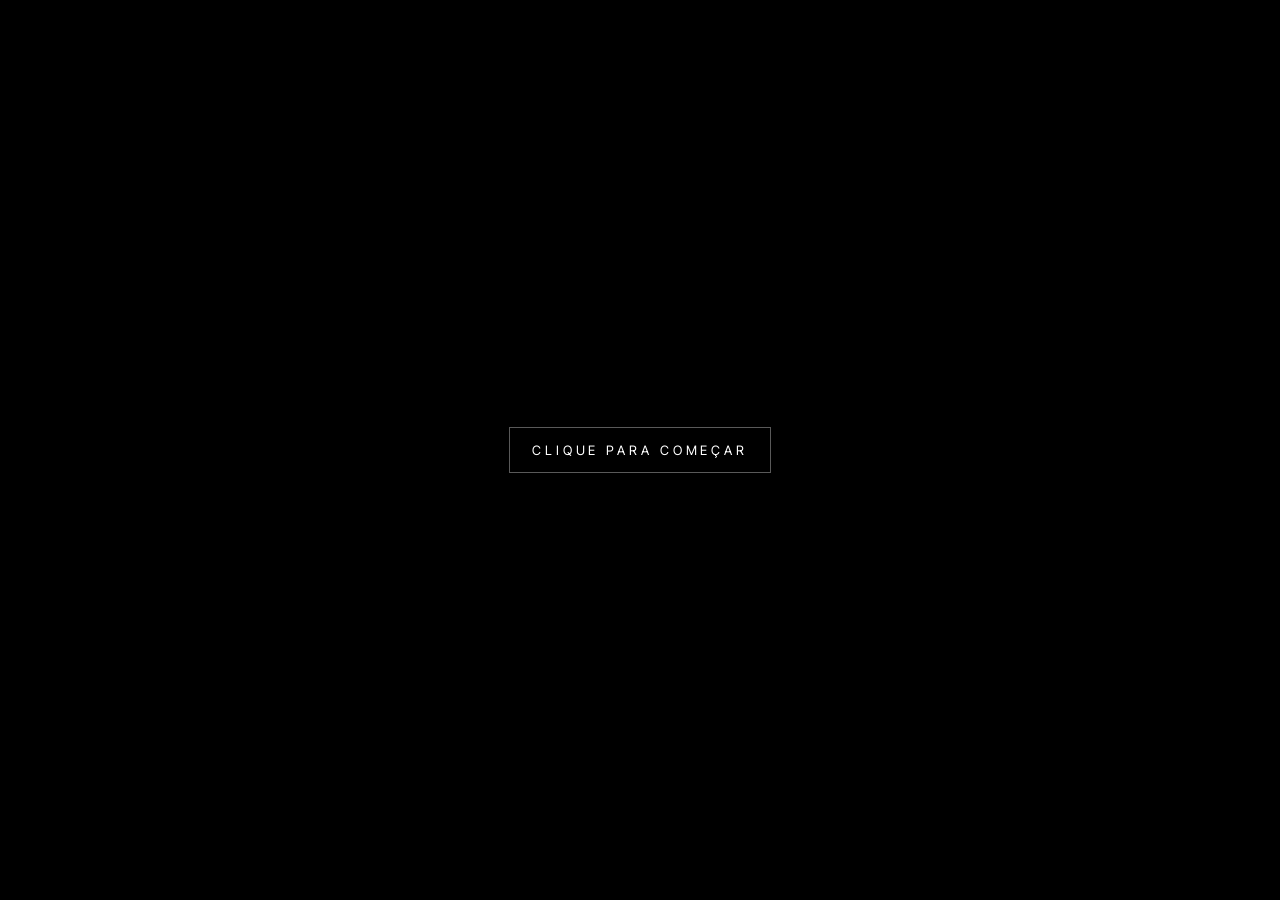
<file: index.html>
<!doctype html>
<html lang="pt-BR">
<head>
<meta charset="utf-8">
<meta name="viewport" content="width=device-width, initial-scale=1">
<title>Desinteligência Humana</title>
<meta name="description" content="A falta de inteligência devido à Inteligência Artificial — trabalho de IHC, Engenharia de Software, Univille.">
<link rel="preload" href="assets/fonts/Marcellus.woff2" as="font" type="font/woff2" crossorigin>
<link rel="preload" href="assets/fonts/InterTight-var.woff2" as="font" type="font/woff2" crossorigin>
<link rel="stylesheet" href="style.css">
</head>
<body class="modo-parede">

<!-- Parede preta da abertura, empurrada pelo robô -->
<div id="parede">
  <svg class="robo" viewBox="0 0 330 400" aria-hidden="true">
    <defs>
      <pattern id="pontos" width="7" height="7" patternUnits="userSpaceOnUse" patternTransform="rotate(45)">
        <rect width="7" height="7" fill="#e6e6e6"/><circle cx="3.5" cy="3.5" r="1.6" fill="#8d8d8d"/>
      </pattern>
    </defs>

    <!-- pernas e braços são posicionados quadro a quadro pelo app.js (ciclo de caminhada) -->
    <g class="perna" id="perna-tras">
      <path class="contorno"/><path class="miolo cinza"/>
      <path class="peca pe" d="M-18 -9 H26 a15 15 0 0 1 15 15 V12 H-18 Z"/>
    </g>

    <g id="corpo">
      <g class="braco" id="braco-tras">
        <path class="contorno"/><path class="miolo cinza"/>
      </g>
      <rect class="peca" x="300" y="126" width="22" height="40" rx="8"/>

      <g id="tronco" transform="rotate(14 170 255)">
        <rect class="peca" x="132" y="238" width="76" height="28" rx="10"/>
        <rect class="peca" x="122" y="126" width="104" height="122" rx="22" fill="url(#pontos)"/>
        <rect class="peca" x="140" y="148" width="60" height="46" rx="8"/>
        <circle class="luz" cx="158" cy="171" r="8"/>
        <path class="traco" d="M176 162 h14 M176 171 h14 M176 180 h14"/>
        <rect class="peca" x="160" y="110" width="28" height="22"/>
        <g id="antena">
          <line class="traco" x1="168" y1="40" x2="160" y2="14"/>
          <circle class="luz" cx="159" cy="11" r="8"/>
        </g>
        <rect class="peca" x="136" y="38" width="96" height="78" rx="20"/>
        <circle class="peca" cx="150" cy="78" r="10" fill="url(#pontos)"/>
        <rect x="184" y="55" width="44" height="36" rx="9" fill="#1e1e1e"/>
        <rect class="olho" x="207" y="68" width="14" height="6" rx="3"/>
        <path class="traco" d="M196 100 q12 6 24 0"/>
      </g>

      <g class="braco" id="braco-frente">
        <path class="contorno"/><path class="miolo"/>
      </g>
      <rect class="peca" x="304" y="146" width="22" height="42" rx="8"/>

      <path class="esforco" d="M112 44 l-16 -10 M106 64 l-20 -2 M120 26 l-8 -14"/>
    </g>

    <g class="perna" id="perna-frente">
      <path class="contorno"/><path class="miolo"/>
      <path class="peca pe" d="M-18 -9 H26 a15 15 0 0 1 15 15 V12 H-18 Z"/>
    </g>
  </svg>

  <button class="convite" type="button">Clique para começar</button>
</div>

<!-- Abertura -->
<section id="hero" aria-label="Capa">
  <p class="hero-alunos"><span>Alunos</span>Arthur, Henrique Leal, Henrique Miguel, Nicolas, Thiago W.</p>
  <div class="hero-titulo">
    <p>A falta de inteligência devido à</p>
    <h1>Inteligência<br>Artificial</h1>
  </div>
  <p class="hero-curso"><span>Curso</span>Engenharia de Software — Univille</p>
  <p class="hero-dica">Clique ou pressione →</p>
</section>

<!-- Palco com a pilha de cartões -->
<main id="palco">
  <header id="topo">
    <div class="marca"><b>IA×IHC®</b><small>univille · 2026</small></div>
    <div class="topo-item"><span>Disciplina</span>Interação Humano-Computador</div>
    <div class="topo-item"><span>Grupo</span>Arthur · Henrique L. · Henrique M. · Nicolas · Thiago W.</div>
  </header>

  <aside id="esquerda">
    <p class="rotulo">Seções</p>
    <ul id="secoes">
      <li data-secao="Introdução">Introdução</li>
      <li data-secao="CSD’s">CSD’s</li>
      <li data-secao="Problemas">Problemas</li>
      <li data-secao="Público-alvo">Público-alvo</li>
      <li data-secao="Entrevista">Entrevista</li>
      <li data-secao="Conclusão">Conclusão</li>
    </ul>
    <dl id="detalhes"></dl>
    <div id="numero"><p class="rotulo">Slide</p><strong>02</strong><span>/14</span></div>
  </aside>

  <div id="pilha">
    <div id="tela" aria-hidden="true"></div>
    <!-- Engrenagens: <path data-eng="dentes,raio externo,raio interno,furo"> é desenhada pelo pecas.js -->

    <!-- 02 · Sumário -->
    <article class="cartao" data-secao="Introdução" data-categoria="Visão geral" data-titulo="Sumário"
      data-desc="O caminho da apresentação, da introdução à conclusão."
      data-detalhes="Tema|IA nos estudos;Seções|6" data-cores="#1e1e1e,#ff4a4a,#bdbdbd">
      <div class="conteudo c-ilustra-dir">
        <div class="texto">
          <p class="c-rotulo">Painel 00 — Visão geral</p>
          <h2>Sumário</h2>
          <ol class="sumario">
            <li data-goto="3"><span class="porca">01</span>Introdução</li>
            <li data-goto="4"><span class="porca">02</span>CSD’s</li>
            <li data-goto="5"><span class="porca">03</span>Lista de problemas</li>
            <li data-goto="7"><span class="porca">04</span>Público-alvo</li>
            <li data-goto="9"><span class="porca">05</span>Entrevista</li>
            <li data-goto="13"><span class="porca">06</span>Conclusão</li>
          </ol>
        </div>
        <div class="ilustra">
          <svg class="desenho" viewBox="0 0 600 620" aria-hidden="true">
            <g transform="translate(140 170)"><path class="eng gira" data-eng="14,112,94,28" style="--v:32s"/></g>
            <g transform="translate(470 420)"><path class="eng gira anti vermelha" data-eng="10,82,66,20" style="--v:22.8s"/></g>
            <path class="peca" d="M140 560 Q300 470 460 560 L480 620 H120 Z" fill="url(#pontos)"/>
            <rect class="peca" x="255" y="430" width="90" height="70"/>
            <line class="traco grosso" x1="300" y1="200" x2="300" y2="140"/>
            <circle class="luz" cx="300" cy="128" r="18"/>
            <circle class="peca" cx="150" cy="320" r="28" fill="url(#pontos)"/>
            <circle class="peca" cx="450" cy="320" r="28" fill="url(#pontos)"/>
            <rect class="peca" x="150" y="200" width="300" height="240" rx="50"/>
            <rect x="190" y="252" width="220" height="112" rx="28" fill="#1e1e1e"/>
            <rect class="olho" x="238" y="296" width="44" height="16" rx="8"/>
            <rect class="olho" x="318" y="296" width="44" height="16" rx="8"/>
            <path class="traco" d="M240 394 h120 M240 412 h120"/>
            <circle class="rebite" cx="178" cy="228" r="7"/><circle class="rebite" cx="422" cy="228" r="7"/>
            <circle class="rebite" cx="178" cy="412" r="7"/><circle class="rebite" cx="422" cy="412" r="7"/>
          </svg>
        </div>
      </div>
    </article>

    <!-- 03 · Introdução -->
    <article class="cartao" data-secao="Introdução" data-categoria="01 — Introdução" data-titulo="Introdução"
      data-desc="Por que o uso exagerado da IA preocupa: a perda de capacidades cognitivas."
      data-detalhes="Seção|01 Introdução;Foco|Capacidades cognitivas" data-cores="#ff4a4a,#1e1e1e,#e6e6e6">
      <div class="conteudo c-ilustra-esq">
        <div class="ilustra">
          <svg class="desenho" viewBox="0 0 600 620" aria-hidden="true">
            <path class="peca grossa" d="M170 560 L170 470 C115 440 92 385 92 320 C92 200 185 112 300 112 C415 112 490 195 490 300 C490 330 485 350 478 366 L512 412 C518 422 512 432 500 434 L478 436 L480 476 C480 498 462 510 440 508 L392 500 L390 560"/>
            <g transform="translate(262 292)"><path class="eng gira" data-eng="12,80,65,18" fill="url(#pontos)" style="--v:24s"/></g>
            <g transform="translate(378 230)"><path class="eng gira anti vermelha" data-eng="9,54,43,13" style="--v:18s"/></g>
            <g transform="translate(352 376)"><path class="eng gira anti" data-eng="8,46,36,11" style="--v:16s"/></g>
            <g class="bateria" transform="translate(470 96)">
              <rect class="peca" width="96" height="44" rx="8"/>
              <rect class="peca" x="96" y="13" width="10" height="18" rx="3"/>
              <rect x="10" y="10" width="20" height="24" rx="3" fill="#ff4a4a"/>
              <path class="traco fino" d="M40 10 v24 M64 10 v24" stroke-dasharray="4 5"/>
            </g>
            <path class="traco" d="M520 172 l10 16 M548 168 l-4 18"/>
          </svg>
        </div>
        <div class="texto">
          <p class="c-rotulo">Painel 01 — Introdução</p>
          <h2>Introdução</h2>
          <p class="grande">Escolhemos o tema referente ao uso recorrente da inteligência artificial, que está fazendo os usuários diminuírem suas capacidades cognitivas em decorrência do uso exagerado da própria IA.</p>
        </div>
      </div>
    </article>

    <!-- 04 · CSD's -->
    <article class="cartao" data-secao="CSD’s" data-categoria="02 — Matriz CSD" data-titulo="CSD’s"
      data-desc="Certezas, suposições e dúvidas que guiaram a pesquisa."
      data-detalhes="Seção|02 CSD’s;Ferramenta|Matriz CSD" data-cores="#ff4a4a,#1e1e1e,#bdbdbd">
      <div class="conteudo">
        <p class="c-rotulo">Painel 02 — Certezas, suposições e dúvidas</p>
        <div class="colunas3">
          <section>
            <h3><svg class="eng-letra" viewBox="-60 -60 120 120"><path class="eng gira" data-eng="10,56,46,0" style="--v:20s"/><text>C</text></svg>Certezas</h3>
            <ul>
              <li>A IA pode ser utilizada como ferramenta de apoio aos estudos.</li>
              <li>Os estudantes podem recorrer à IA para esclarecer dúvidas e auxiliar na realização de trabalhos.</li>
              <li>É importante verificar as informações fornecidas pela IA.</li>
              <li>O questionário elaborado aborda o uso da IA, o raciocínio, a criatividade e a confiança nas respostas.</li>
            </ul>
          </section>
          <section>
            <h3><svg class="eng-letra" viewBox="-60 -60 120 120"><path class="eng gira anti" data-eng="10,56,46,0" style="--v:20s"/><text>S</text></svg>Suposições</h3>
            <ul>
              <li>O uso excessivo da IA pode aumentar a dependência dos estudantes dessa ferramenta.</li>
              <li>Alguns estudantes podem ter mais dificuldade para realizar atividades sem auxílio da IA.</li>
              <li>A IA pode ajudar na compreensão de conteúdos, dependendo da maneira como é utilizada.</li>
              <li>Alguns estudantes podem aceitar respostas da IA sem verificar se estão corretas.</li>
            </ul>
          </section>
          <section>
            <h3><svg class="eng-letra" viewBox="-60 -60 120 120"><path class="eng gira vermelha" data-eng="10,56,46,0" style="--v:20s"/><text>D</text></svg>Dúvidas</h3>
            <ul>
              <li>O uso contínuo da IA pode prejudicar o raciocínio e a criatividade?</li>
              <li>Os estudantes conseguem realizar atividades sem utilizar IA?</li>
              <li>Os estudantes verificam se as respostas fornecidas pela IA estão corretas?</li>
              <li>Como utilizar a IA nos estudos sem criar dependência?</li>
              <li>Como a IA poderia ajudar os estudantes a pensar por conta própria?</li>
            </ul>
          </section>
        </div>
      </div>
    </article>

    <!-- 05 · Lista de problemas -->
    <article class="cartao" data-secao="Problemas" data-categoria="03 — Levantamento" data-titulo="Lista de problemas"
      data-desc="Cinco problemas do dia a dia levantados pelo grupo."
      data-detalhes="Seção|03 Problemas;Levantados|5;Escolhido|Uso da IA nos estudos" data-cores="#1e1e1e,#ff4a4a,#ebebeb">
      <div class="conteudo">
        <p class="c-rotulo">Painel 03 — Levantamento</p>
        <h2 class="medio">Lista de problemas levantados</h2>
        <ol class="problemas">
          <li><span class="porca">1</span><b>Organização financeira</b><p>Dificuldade em controlar gastos e organizar o dinheiro no mês.</p></li>
          <li><span class="porca">2</span><b>Descarte incorreto de lixo na cidade</b><p>Falta de informação sobre onde descartar cada tipo de resíduo.</p></li>
          <li><span class="porca">3</span><b>Desperdício de alimentos por vencimento</b><p>Falta de controle sobre a validade dos alimentos e os produtos disponíveis em casa.</p></li>
          <li><span class="porca">4</span><b>Fila de atendimento de vendas</b><p>Demora no atendimento em estabelecimentos devido à falta de organização.</p></li>
          <li class="escolhido"><span class="porca">5</span><b>Uso da IA nos estudos <i>escolhido</i></b><p>Os estudantes podem acabar dependendo muito da IA para realizar atividades e ter dificuldades para pensar por conta própria.</p></li>
        </ol>
      </div>
    </article>

    <!-- 06 · Por que o problema 5 -->
    <article class="cartao" data-secao="Problemas" data-categoria="03 — Justificativa" data-titulo="Problema escolhido"
      data-desc="Pesquisas recentes confirmam o que víamos na rotina."
      data-detalhes="Seção|03 Problemas;Fontes|Cetic.br · OCDE · Gerlich" data-cores="#ff4a4a,#ffb3b3,#1e1e1e">
      <div class="conteudo">
        <p class="c-rotulo">Painel 03 — Justificativa</p>
        <h2 class="medio">Por que escolhemos o problema 5</h2>
        <p class="lead">Dos cinco problemas que levantamos, a dependência da IA nos estudos foi o que mais apareceu na nossa rotina. E pesquisas recentes mostram que não é só impressão nossa:</p>
        <div class="stats">
          <div><svg class="medidor" viewBox="0 0 220 128" data-valor="70" aria-hidden="true"></svg><strong>70%</strong><p>dos alunos do ensino médio que usam internet recorrem à IA generativa em pesquisas escolares</p><cite>TIC Educação 2024 (Cetic.br, 2025)</cite></div>
          <div><svg class="medidor" viewBox="0 0 220 128" data-valor="32" aria-hidden="true"></svg><strong>32%</strong><p>dos alunos receberam alguma orientação da escola sobre como usar essas ferramentas</p><cite>TIC Educação 2024 (Cetic.br, 2025)</cite></div>
          <div><svg class="medidor" viewBox="0 0 220 128" data-valor="48" aria-hidden="true"></svg><strong>48%</strong><p>dos estudantes brasileiros de 15 anos usam IA toda semana para aprender</p><cite>PISA 2025 (OCDE, 2026)</cite></div>
        </div>
        <p class="rodape"><b>Gerlich (2025)</b> ouviu 666 pessoas e encontrou relação entre o uso frequente de IA e notas mais baixas em pensamento crítico, com resultado pior justamente na faixa de 17 a 25 anos, a idade de quem está estudando.</p>
      </div>
    </article>

    <!-- 07 · Público-alvo -->
    <article class="cartao" data-secao="Público-alvo" data-categoria="04 — Público" data-titulo="Público-alvo"
      data-desc="Estudantes que usam ou já usaram IA para estudar."
      data-detalhes="Seção|04 Público-alvo;Quem|Ensino médio e superior" data-cores="#1e1e1e,#ff4a4a,#bdbdbd">
      <div class="conteudo c-ilustra-dir">
        <div class="texto">
          <p class="c-rotulo">Painel 04 — Público</p>
          <h2>Público-alvo</h2>
          <p class="grande">Estudantes do ensino médio ou do ensino superior que utilizam ou já utilizaram ferramentas de Inteligência Artificial para estudar, pesquisar ou realizar trabalhos acadêmicos.</p>
        </div>
        <div class="ilustra">
          <svg class="desenho" viewBox="0 0 600 620" aria-hidden="true">
            <g transform="rotate(-4 470 540)">
              <rect class="peca" x="330" y="488" width="250" height="104" rx="4"/>
              <path class="traco fino" d="M352 516 h150 M352 538 h196 M352 560 h120"/>
              <path class="traco vermelho" d="M480 558 q14 -18 26 0 t26 0"/>
            </g>
            <g class="braco-robo">
              <path class="peca" d="M70 600 V560 Q70 530 100 530 H260 Q290 530 290 560 V600 Z" fill="url(#pontos)"/>
              <path class="peca" d="M118 532 Q180 440 242 532 Z"/>
              <path class="contorno" d="M180 470 L300 290 L452 352"/>
              <path class="miolo" d="M180 470 L300 290 L452 352"/>
              <circle class="peca" cx="180" cy="470" r="34" fill="url(#pontos)"/><circle class="rebite" cx="180" cy="470" r="9"/>
              <circle class="peca" cx="300" cy="290" r="30"/><circle class="rebite" cx="300" cy="290" r="8"/>
              <path class="contorno fino" d="M452 352 L500 322 L522 344 M452 352 L498 398 L524 380"/>
              <path class="miolo fino" d="M452 352 L500 322 L522 344 M452 352 L498 398 L524 380"/>
              <circle class="peca" cx="452" cy="352" r="22"/><circle class="rebite" cx="452" cy="352" r="6"/>
              <g transform="rotate(22 522 400)">
                <rect class="peca" x="510" y="318" width="26" height="140" fill="#ff4a4a"/>
                <path class="peca" d="M510 458 H536 L523 490 Z"/>
                <rect class="peca" x="510" y="300" width="26" height="20"/>
              </g>
            </g>
          </svg>
        </div>
      </div>
    </article>

    <!-- 08 · Perfil do público-alvo -->
    <article class="cartao" data-secao="Público-alvo" data-categoria="04 — Perfil" data-titulo="Perfil do público"
      data-desc="Quem são, quais critérios usamos e por que eles."
      data-detalhes="Seção|04 Público-alvo;Idade|15 a 25 anos;Região|Joinville" data-cores="#1e1e1e,#bdbdbd,#ff4a4a">
      <div class="conteudo">
        <p class="c-rotulo">Painel 04 — Perfil do público-alvo</p>
        <div class="colunas3">
          <section>
            <h3><svg class="eng-letra" viewBox="-60 -60 120 120"><path class="eng gira" data-eng="10,56,46,0" style="--v:20s"/><text class="num">01</text></svg>Quem são</h3>
            <ul>
              <li>Alunos do ensino médio e da graduação, em geral entre 15 e 25 anos.</li>
              <li>Pessoas que estudam usando celular ou computador com internet no dia a dia.</li>
              <li>Colegas da UNIVILLE e estudantes de escolas da região de Joinville.</li>
              <li>Gente com níveis diferentes de uso: de quem usa todo dia a quem usa pouco.</li>
            </ul>
          </section>
          <section>
            <h3><svg class="eng-letra" viewBox="-60 -60 120 120"><path class="eng gira anti" data-eng="10,56,46,0" style="--v:20s"/><text class="num">02</text></svg>Critérios</h3>
            <ul>
              <li>Usar ou já ter usado alguma IA (ChatGPT, Gemini, Copilot…) para estudar.</li>
              <li>Estar matriculado em alguma instituição de ensino.</li>
              <li>Topar participar de forma voluntária.</li>
              <li>Ter as respostas tratadas de forma anônima.</li>
            </ul>
          </section>
          <section>
            <h3><svg class="eng-letra" viewBox="-60 -60 120 120"><path class="eng gira vermelha" data-eng="10,56,46,0" style="--v:20s"/><text class="num">03</text></svg>Por que eles</h3>
            <ul>
              <li>É a faixa que mais usa IA nos estudos.</li>
              <li>Estão formando agora os hábitos de estudo que vão levar para o trabalho.</li>
              <li>Recebem pouca orientação: só 32% tiveram instrução da escola (Cetic.br, 2025).</li>
            </ul>
          </section>
        </div>
      </div>
    </article>

    <!-- 09 · Objetivo da entrevista -->
    <article class="cartao" data-secao="Entrevista" data-categoria="05 — Entrevista" data-titulo="Objetivo"
      data-desc="Entender como os estudantes usam a IA e o que ela muda no aprendizado."
      data-detalhes="Seção|05 Entrevista;Investiga|Raciocínio · criatividade · autonomia" data-cores="#ff4a4a,#1e1e1e,#e6e6e6">
      <div class="conteudo c-ilustra-esq">
        <div class="ilustra">
          <svg class="desenho" viewBox="0 0 600 620" aria-hidden="true">
            <g transform="translate(250 330)"><path class="eng gira" data-eng="12,92,76,22" fill="url(#pontos)" style="--v:28s"/></g>
            <g transform="translate(380 262)"><path class="eng gira anti" data-eng="9,54,43,14" style="--v:21s"/></g>
            <g transform="translate(345 428)"><path class="eng gira anti vermelha" data-eng="8,46,36,12" style="--v:18.7s"/></g>
            <circle cx="330" cy="300" r="126" fill="rgba(255,255,255,.55)" stroke="#1e1e1e" stroke-width="16"/>
            <path d="M262 214 A100 100 0 0 1 362 196" fill="none" stroke="#fff" stroke-width="12" stroke-linecap="round"/>
            <path class="contorno" d="M424 394 L536 506"/>
            <path d="M424 394 L536 506" fill="none" stroke="#ff4a4a" stroke-width="22" stroke-linecap="round"/>
            <circle class="rebite" cx="424" cy="394" r="9"/>
          </svg>
        </div>
        <div class="texto">
          <p class="c-rotulo">Painel 05 — Entrevista</p>
          <h2>Objetivo<br><small>da entrevista</small></h2>
          <p class="grande">Compreender como os estudantes utilizam a Inteligência Artificial nas atividades acadêmicas e investigar suas percepções sobre os impactos dessa tecnologia no raciocínio, na criatividade, na autonomia e na aprendizagem.</p>
        </div>
      </div>
    </article>

    <!-- 10 · Roteiro -->
    <article class="cartao" data-secao="Entrevista" data-categoria="05 — Roteiro" data-titulo="Roteiro"
      data-desc="Oito perguntas abertas, feitas individualmente."
      data-detalhes="Seção|05 Entrevista;Perguntas|8 abertas;Formato|Individual" data-cores="#1e1e1e,#ebebeb,#ff4a4a">
      <div class="conteudo">
        <p class="c-rotulo">Painel 05 — Roteiro</p>
        <h2 class="medio">Roteiro da entrevista</h2>
        <p class="nota">Perguntas abertas, feitas individualmente com cada participante.</p>
        <ol class="grade2 perguntas">
          <li><span class="porca">1</span>Com que frequência você usa IA para estudar ou fazer trabalhos?</li>
          <li><span class="porca">2</span>Para que você mais usa: tirar dúvidas, resumir, escrever, resolver exercícios?</li>
          <li><span class="porca">3</span>Você costuma conferir se a resposta da IA está certa? Como faz isso?</li>
          <li><span class="porca">4</span>Já entregou alguma atividade feita quase toda pela IA? Por quê?</li>
          <li><span class="porca">5</span>Hoje, você sente mais dificuldade para começar uma tarefa sem a IA?</li>
          <li><span class="porca">6</span>Acha que a IA mudou seu jeito de pensar, de criar ou de lembrar o conteúdo?</li>
          <li><span class="porca">7</span>Sua escola ou faculdade já explicou como usar a IA nos estudos?</li>
          <li><span class="porca">8</span>Como a IA poderia te ajudar a pensar sozinho, em vez de só dar a resposta?</li>
        </ol>
      </div>
    </article>

    <!-- 11 · Quem entrevistamos -->
    <article class="cartao" data-secao="Entrevista" data-categoria="05 — Participantes" data-titulo="Quem entrevistamos"
      data-desc="10 estudantes dentro do perfil do público-alvo."
      data-detalhes="Seção|05 Entrevista;Participantes|10" data-cores="#ff4a4a,#1e1e1e,#ebebeb">
      <div class="conteudo">
        <p class="c-rotulo">Painel 05 — Participantes</p>
        <h2 class="medio">Quem entrevistamos</h2>
        <p class="nota">10 estudantes que usam IA nos estudos, dentro do perfil do público-alvo.</p>
        <ol class="grade2 entrevistados">
          <li><span class="porca">1</span><div><b>Alexandre Klostermann</b><small>Curso / escola · idade</small></div></li>
          <li><span class="porca">2</span><div><b>Entrevistado 2</b><small>Curso / escola · idade</small></div></li>
          <li><span class="porca">3</span><div><b>Entrevistado 3</b><small>Curso / escola · idade</small></div></li>
          <li><span class="porca">4</span><div><b>Entrevistado 4</b><small>Curso / escola · idade</small></div></li>
          <li><span class="porca">5</span><div><b>Entrevistado 5</b><small>Curso / escola · idade</small></div></li>
          <li><span class="porca">6</span><div><b>Entrevistado 6</b><small>Curso / escola · idade</small></div></li>
          <li><span class="porca">7</span><div><b>Entrevistado 7</b><small>Curso / escola · idade</small></div></li>
          <li><span class="porca">8</span><div><b>Entrevistado 8</b><small>Curso / escola · idade</small></div></li>
          <li><span class="porca">9</span><div><b>Entrevistado 9</b><small>Curso / escola · idade</small></div></li>
          <li><span class="porca">10</span><div><b>Entrevistado 10</b><small>Curso / escola · idade</small></div></li>
        </ol>
      </div>
    </article>

    <!-- 12 · Resultados -->
    <article class="cartao" data-secao="Entrevista" data-categoria="05 — Resultados" data-titulo="Resultados"
      data-desc="O que os dados da entrevista mostraram."
      data-detalhes="Seção|05 Entrevista;Status|Aguardando aplicação" data-cores="#ff4a4a,#ffd9d9,#1e1e1e">
      <div class="conteudo">
        <p class="c-rotulo">Painel 05 — Resultados</p>
        <h2 class="medio">Resultados da entrevista</h2>
        <p class="nota">Espaço reservado para os dados da entrevista, que serão incluídos depois da aplicação.</p>
        <div class="stats">
          <div><svg class="medidor" viewBox="0 0 220 128" data-valor="100" data-escala="10" aria-hidden="true"></svg><strong>10</strong><p>pessoas entrevistadas</p></div>
          <div><svg class="medidor" viewBox="0 0 220 128" data-valor="" aria-hidden="true"></svg><strong>__%</strong><p>usam IA toda semana para estudar</p></div>
          <div><svg class="medidor" viewBox="0 0 220 128" data-valor="" aria-hidden="true"></svg><strong>__%</strong><p>dizem conferir as respostas da IA</p></div>
        </div>
        <div class="caixa">
          <h3>O que mais apareceu nas respostas</h3>
          <ol>
            <li><i>(preencher após a entrevista)</i></li>
            <li><i>(preencher após a entrevista)</i></li>
            <li><i>(preencher após a entrevista)</i></li>
          </ol>
        </div>
      </div>
    </article>

    <!-- 13 · Conclusão -->
    <article class="cartao" data-secao="Conclusão" data-categoria="06 — Conclusão" data-titulo="Conclusão"
      data-desc="Quando a ferramenta de suporte vira substituta do pensamento."
      data-detalhes="Seção|06 Conclusão;Conceito|Offloading cognitivo" data-cores="#ff4a4a,#1e1e1e,#bdbdbd">
      <div class="conteudo c-ilustra-dir">
        <div class="texto">
          <p class="c-rotulo">Painel 06 — Conclusão</p>
          <h2>Conclusão</h2>
          <p class="citacao">A inteligência artificial atua como um obstáculo à inteligência humana quando promove o descarregamento cognitivo (<i>offloading</i>), transformando uma ferramenta de suporte em uma substituta do pensamento crítico.</p>
        </div>
        <div class="ilustra">
          <svg class="desenho" viewBox="0 0 600 620" aria-hidden="true">
            <g transform="translate(-30 70) scale(.84)">
              <path class="peca grossa" d="M170 560 L170 470 C115 440 92 385 92 320 C92 200 185 112 300 112 C415 112 490 195 490 300 C490 330 485 350 478 366 L512 412 C518 422 512 432 500 434 L478 436 L480 476 C480 498 462 510 440 508 L392 500 L390 560"/>
              <g transform="translate(250 300)"><path class="eng buraco" data-eng="11,76,62,0"/></g>
              <g transform="translate(372 238)"><path class="eng gira anti" data-eng="8,46,36,12" style="--v:14s"/></g>
            </g>
            <path class="traco seta" d="M300 250 Q360 150 430 160" stroke-dasharray="10 12"/>
            <g transform="translate(470 228)"><path class="eng gira vermelha" data-eng="11,76,62,18" style="--v:20s"/></g>
            <path class="contorno" d="M620 -20 L540 70 L520 150"/>
            <path class="miolo" d="M620 -20 L540 70 L520 150"/>
            <circle class="peca" cx="540" cy="70" r="24"/><circle class="rebite" cx="540" cy="70" r="7"/>
            <path class="contorno fino" d="M520 150 L470 170 L452 210 M520 150 L548 196 L530 236"/>
            <path class="miolo fino" d="M520 150 L470 170 L452 210 M520 150 L548 196 L530 236"/>
            <circle class="peca" cx="520" cy="150" r="20"/><circle class="rebite" cx="520" cy="150" r="6"/>
          </svg>
        </div>
      </div>
    </article>

    <!-- 14 · Referências -->
    <article class="cartao" data-secao="Conclusão" data-categoria="Fontes" data-titulo="Referências"
      data-desc="Pesquisas e reportagens citadas no trabalho."
      data-detalhes="Referências|9;Período|2011 – 2026" data-cores="#1e1e1e,#8c8c8c,#ebebeb">
      <div class="conteudo">
        <svg class="eng-canto" viewBox="-120 -120 240 240" aria-hidden="true"><path class="eng gira" data-eng="16,116,98,34" fill="url(#pontos)" style="--v:40s"/></svg>
        <p class="c-rotulo">Painel 07 — Fontes</p>
        <h2 class="medio">Referências</h2>
        <div class="refs">
          <p>CETIC.BR. <b>Pesquisa TIC Educação 2024</b>. São Paulo: Comitê Gestor da Internet no Brasil, 2025. Disponível em: https://cetic.br. Acesso em: 15 out. 2026.</p>
          <p>GERLICH, Michael. AI tools in society: impacts on cognitive offloading and the future of critical thinking. <b>Societies</b>, v. 15, n. 1, p. 6, 2025. DOI: 10.3390/soc15010006.</p>
          <p>KOSMYNA, Nataliya et al. <b>Your brain on ChatGPT</b>: accumulation of cognitive debt when using an AI assistant for essay writing task. arXiv, 2025. Disponível em: https://arxiv.org/abs/2506.08872. Acesso em: 15 out. 2026.</p>
          <p>LEE, Hao-Ping et al. The impact of generative AI on critical thinking: self-reported reductions in cognitive effort and confidence effects from a survey of knowledge workers. In: CHI CONFERENCE ON HUMAN FACTORS IN COMPUTING SYSTEMS, 2025. <b>Anais […]</b>. New York: ACM, 2025. DOI: 10.1145/3706598.3713778.</p>
          <p>METRÓPOLES. Google/Ipsos: para 79% dos brasileiros, IA é ferramenta de aprendizado. Brasília, 15 jan. 2026. Disponível em: https://www.metropoles.com. Acesso em: 15 out. 2026.</p>
          <p>RISKO, Evan F.; GILBERT, Sam J. Cognitive offloading. <b>Trends in Cognitive Sciences</b>, v. 20, n. 9, p. 676-688, 2016.</p>
          <p>SBT NEWS. Quase metade dos alunos no Brasil usa IA para estudar. São Paulo, 8 set. 2026. Disponível em: https://sbtnews.sbt.com.br. Acesso em: 15 out. 2026.</p>
          <p>SPARROW, Betsy; LIU, Jenny; WEGNER, Daniel M. Google effects on memory: cognitive consequences of having information at our fingertips. <b>Science</b>, v. 333, n. 6043, p. 776-778, 2011.</p>
          <p>UNESCO. <b>Guidance for generative AI in education and research</b>. Paris: UNESCO, 2023.</p>
        </div>
      </div>
    </article>
  </div>

  <aside id="lista" aria-label="Todos os slides"><div id="lista-trilho"></div></aside>
  <div id="cores" aria-hidden="true"><i></i><i></i><i></i></div>

  <p class="dica-scroll">Role ou use ← →</p>
</main>

<nav id="hud" aria-label="Navegação">
  <button id="btn-prev" aria-label="Slide anterior">←</button>
  <span id="contador">1 / 14</span>
  <button id="btn-next" aria-label="Próximo slide">→</button>
  <button id="btn-blocos" class="texto-btn" title="Visão geral em blocos">Blocos <i>O</i></button>
  <button id="btn-lista" class="texto-btn" title="Visão geral em lista">Lista <i>L</i></button>
  <button id="btn-fullscreen" class="texto-btn">Tela cheia <i>F</i></button>
  <a id="btn-pdf" class="texto-btn" href="baixar.html" title="Baixar o trabalho em PDF">PDF <i>↓</i></a>
</nav>

<script src="pecas.js"></script>
<script src="app.js"></script>
</body>
</html>
</file>
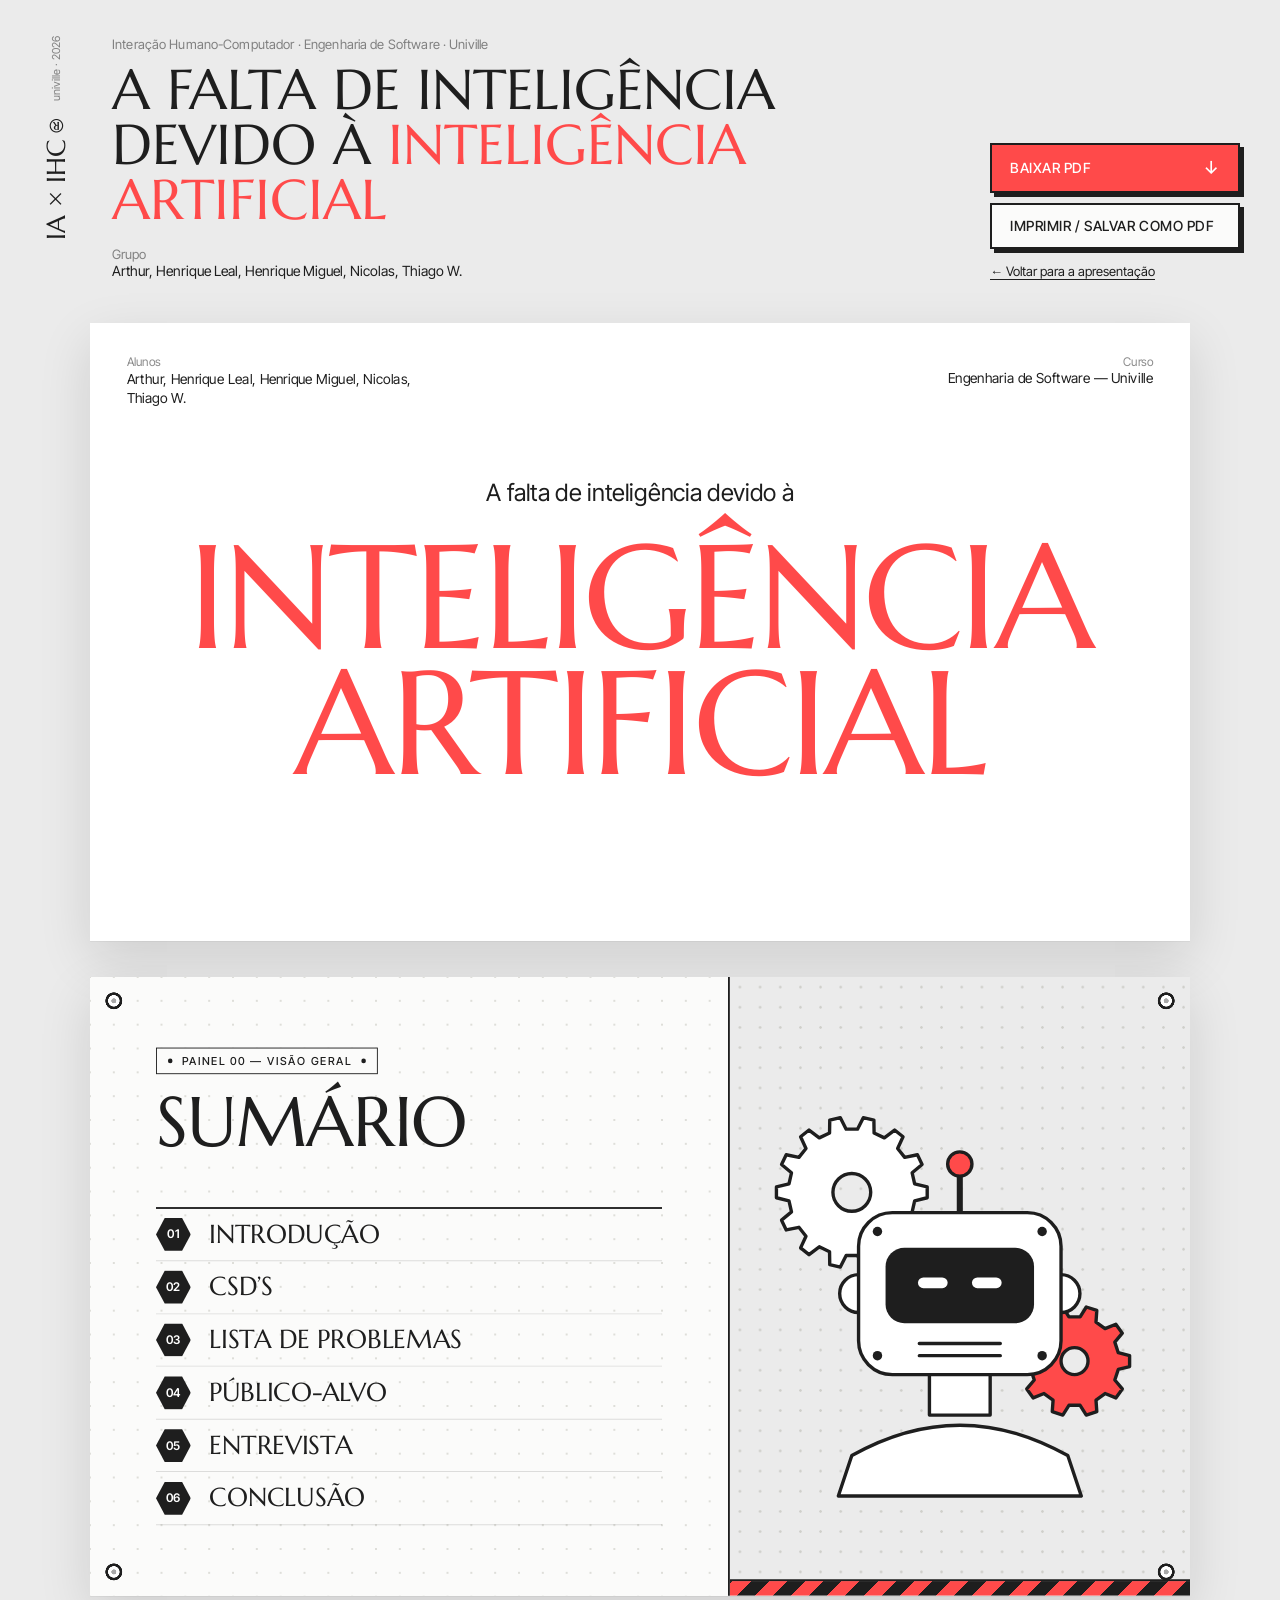
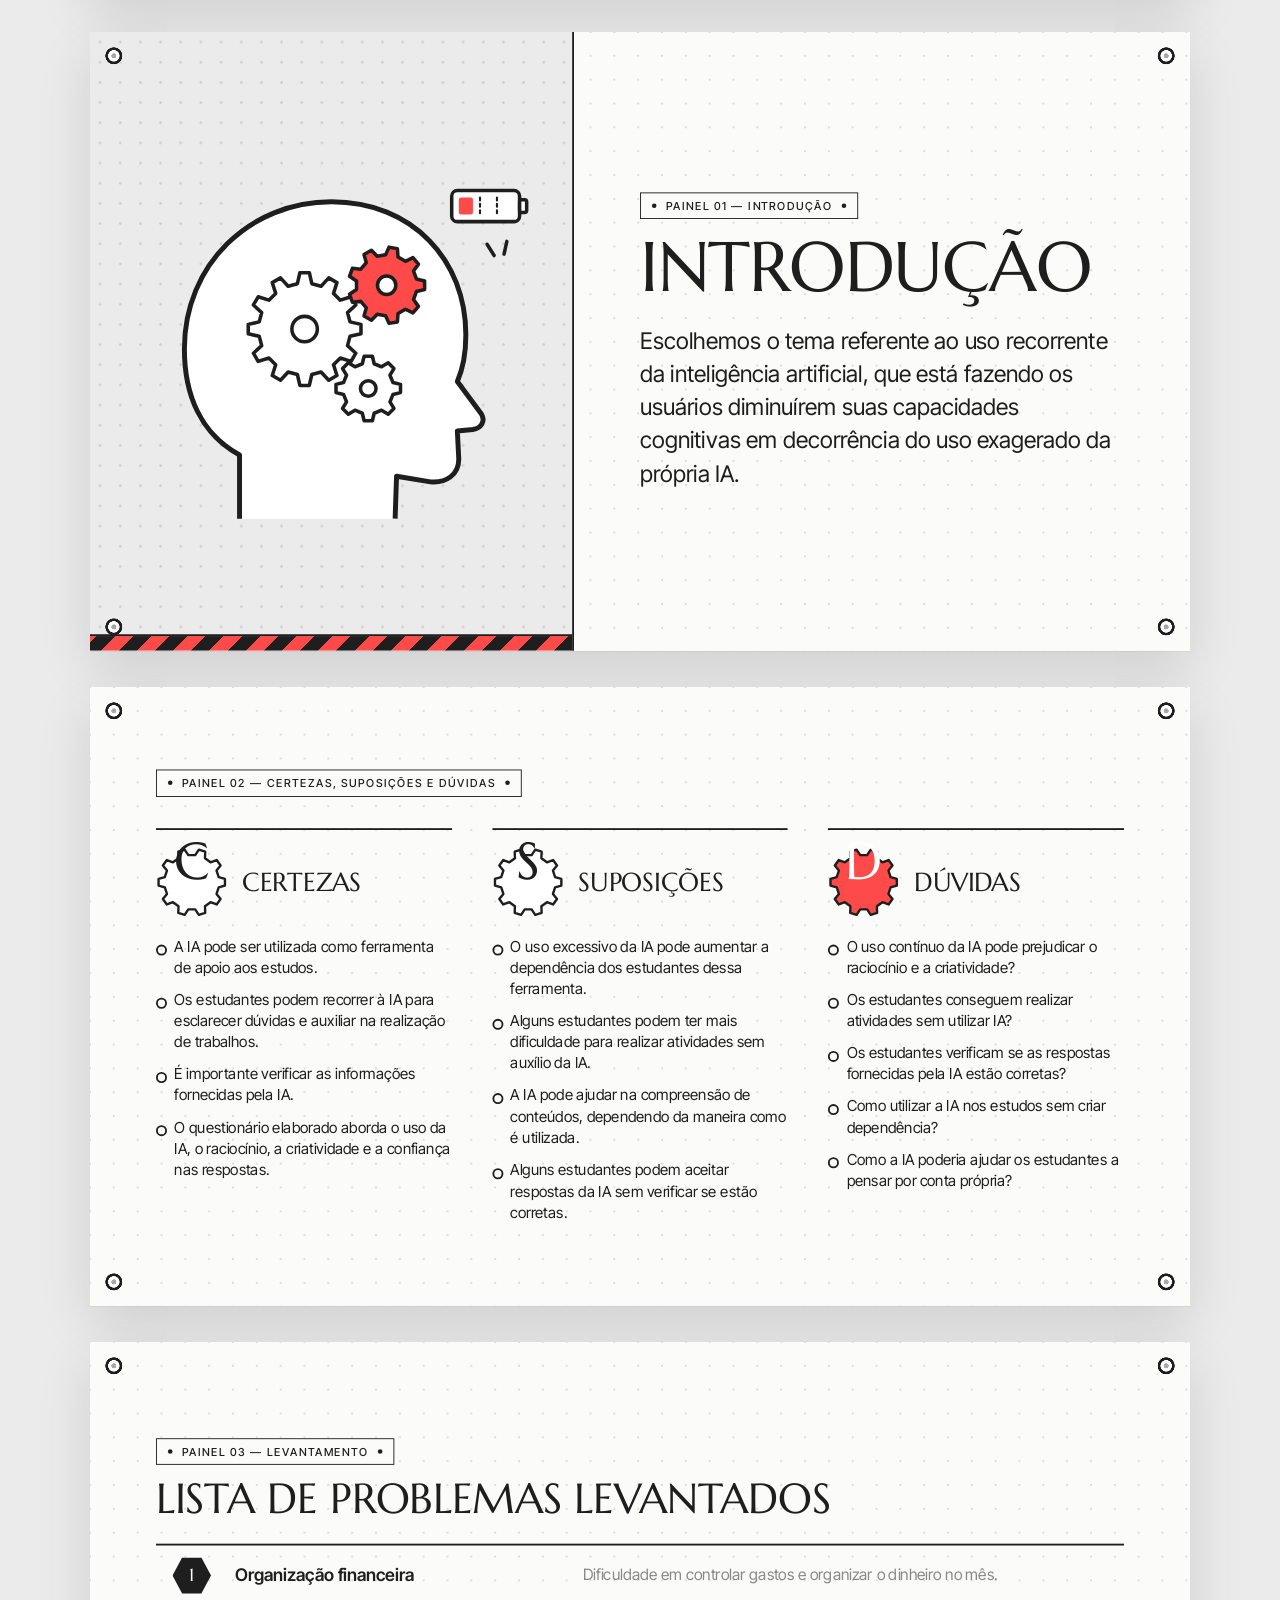
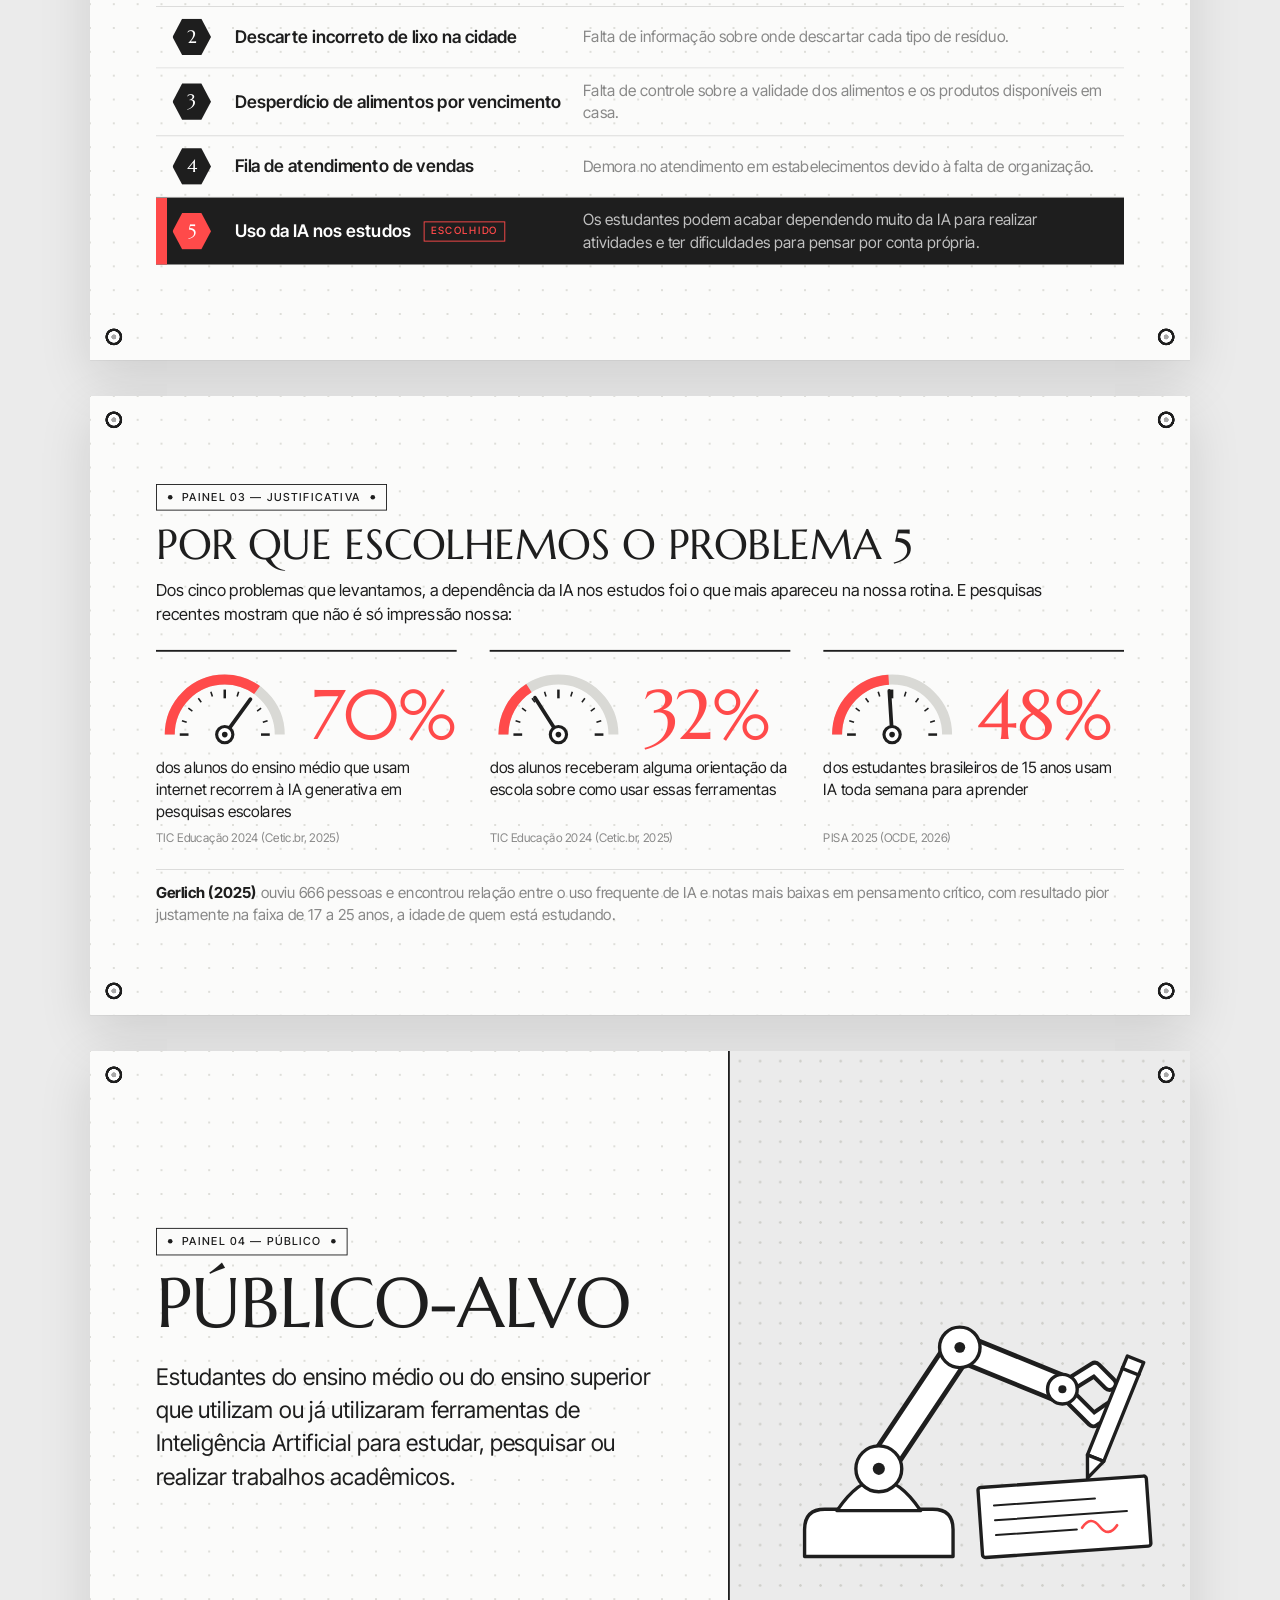
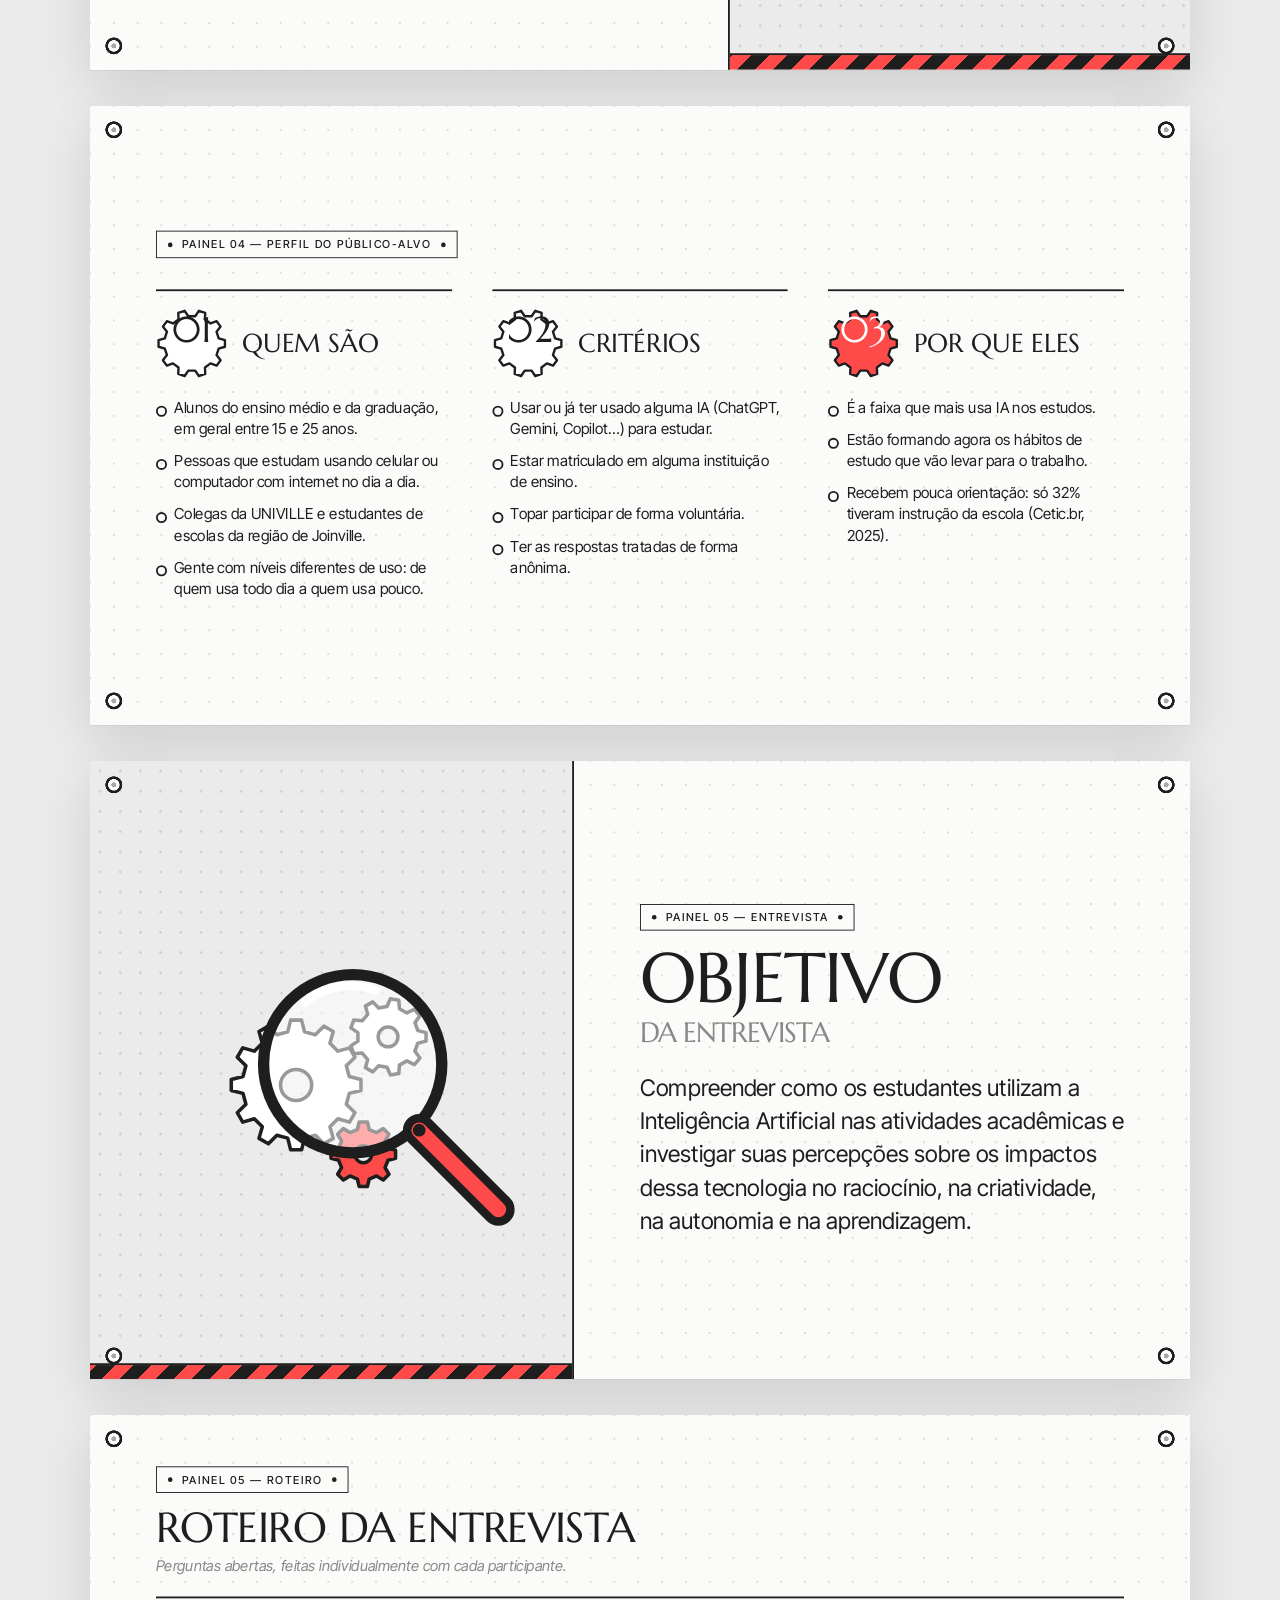
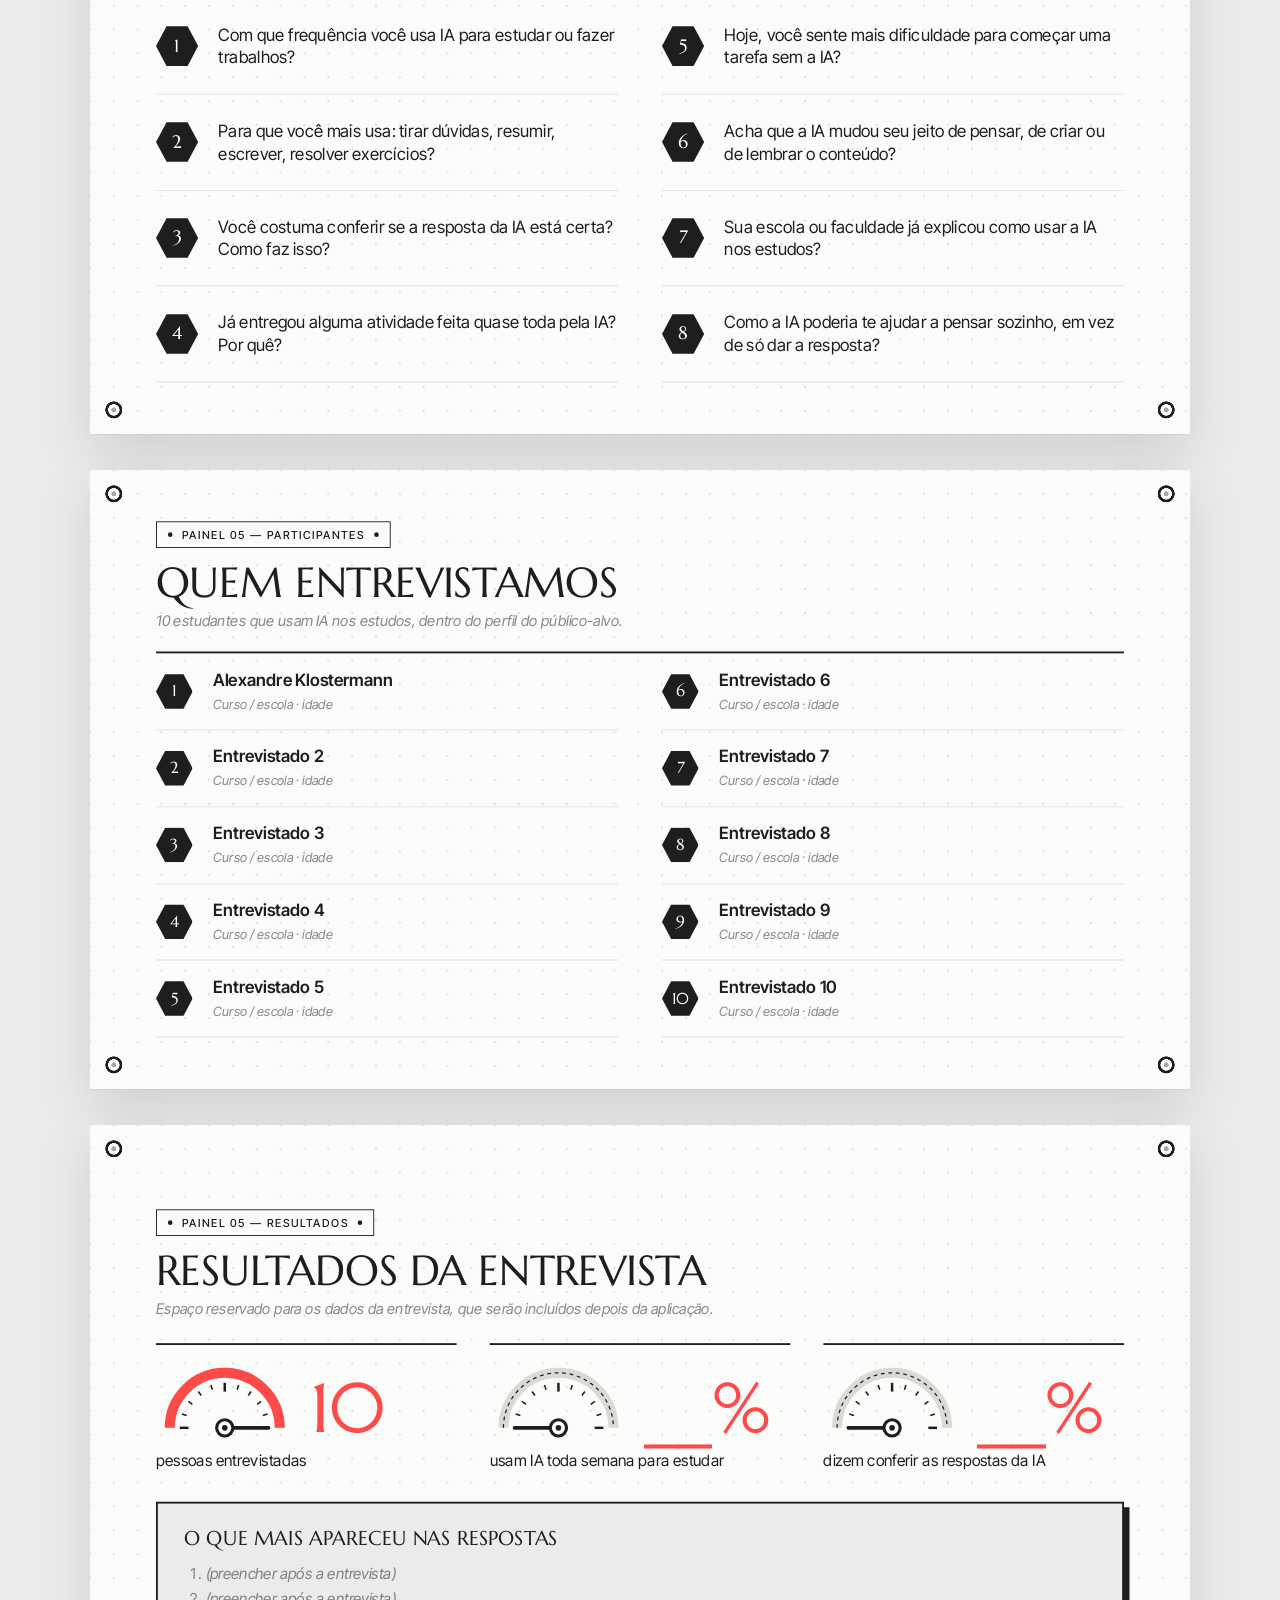
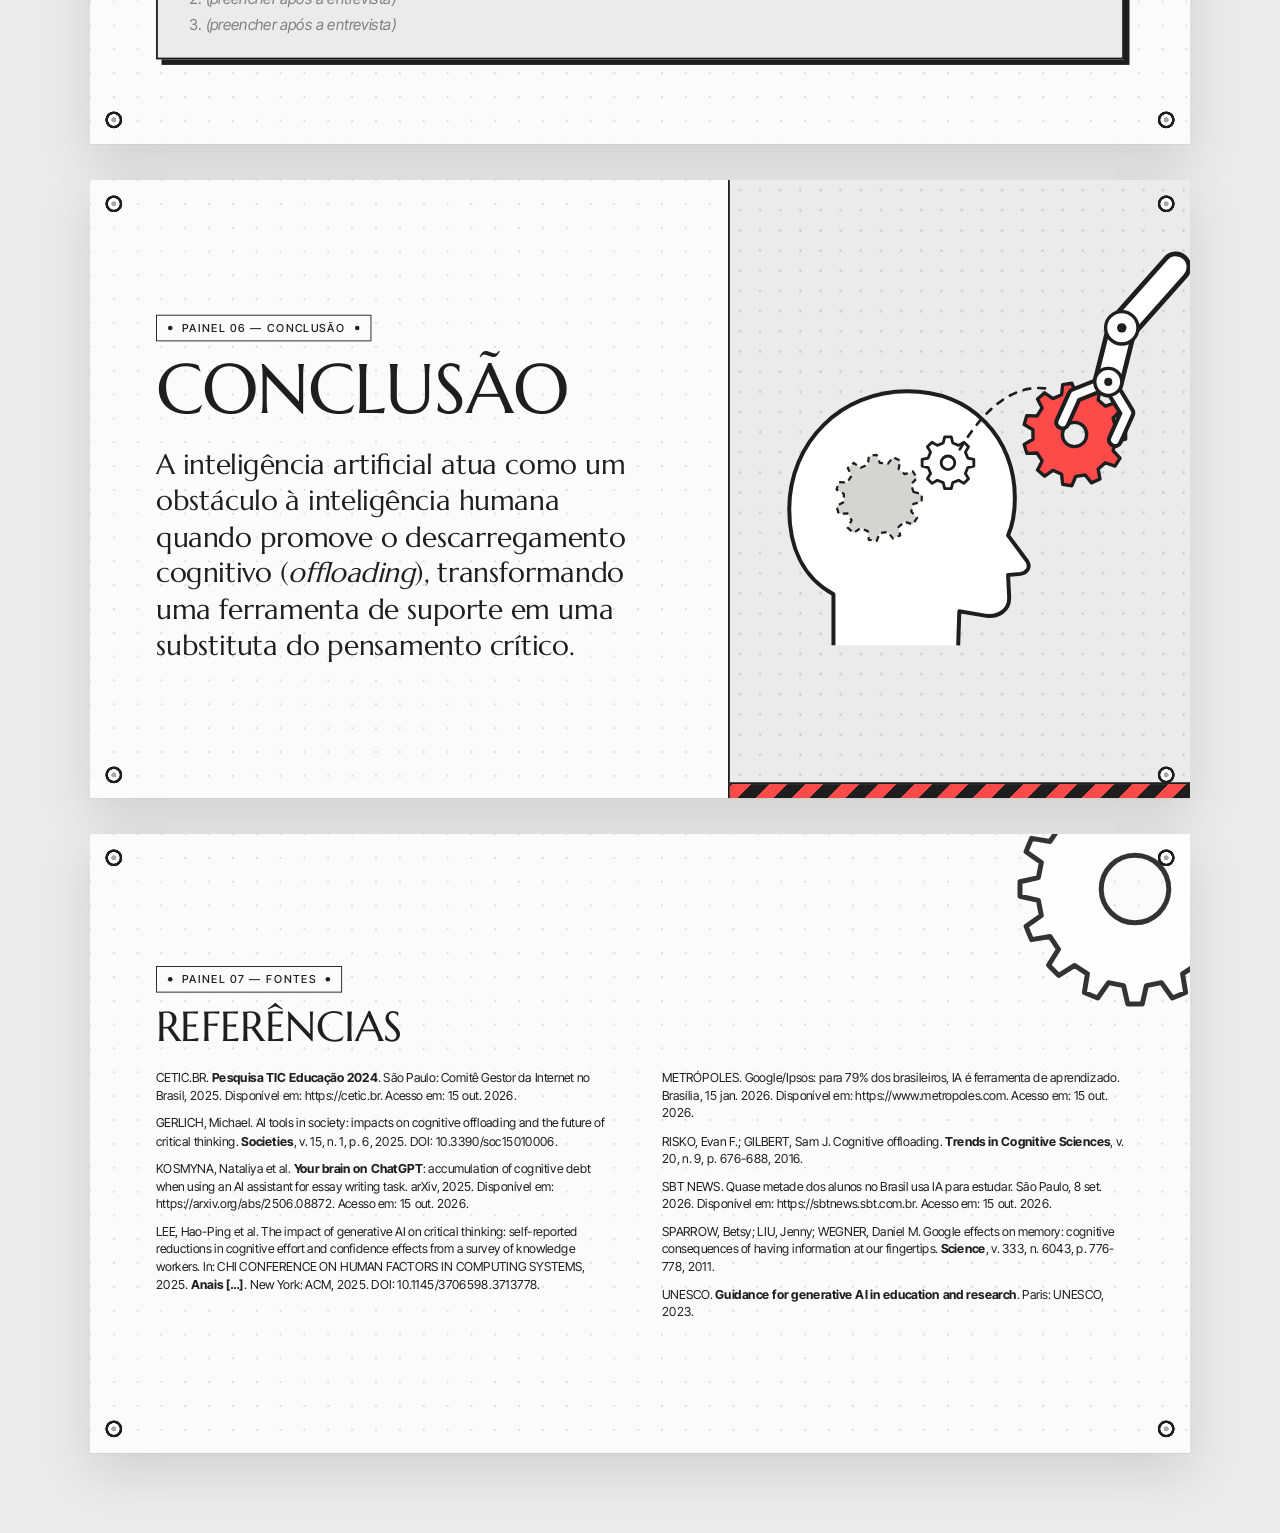
<file: baixar.html>
<!doctype html>
<html lang="pt-BR" class="doc-pdf">
<head>
<meta charset="utf-8">
<meta name="viewport" content="width=device-width, initial-scale=1">
<title>Desinteligência Humana — PDF</title>
<meta name="description" content="Baixe em PDF o trabalho “A falta de inteligência devido à Inteligência Artificial” — IHC, Engenharia de Software, Univille.">
<link rel="preload" href="assets/fonts/Marcellus.woff2" as="font" type="font/woff2" crossorigin>
<link rel="preload" href="assets/fonts/InterTight-var.woff2" as="font" type="font/woff2" crossorigin>
<link rel="stylesheet" href="style.css">
<link rel="stylesheet" href="pdf.css">
</head>
<body class="pagina-pdf">

<header class="topo-pdf">
  <div class="marca-pdf"><b>IA×IHC®</b><small>univille · 2026</small></div>
  <div class="titulo-pdf">
    <p class="rotulo">Interação Humano-Computador · Engenharia de Software · Univille</p>
    <h1>A falta de inteligência devido à <em>Inteligência Artificial</em></h1>
    <p class="autores"><span>Grupo</span>Arthur, Henrique Leal, Henrique Miguel, Nicolas, Thiago W.</p>
  </div>
  <div class="acoes">
    <a class="botao principal" href="desinteligencia-humana.pdf" download>Baixar PDF <span>↓</span></a>
    <button class="botao" id="imprimir" type="button">Imprimir / salvar como PDF</button>
    <a class="voltar" href="./">← Voltar para a apresentação</a>
  </div>
</header>

<p id="aviso" hidden>Não foi possível carregar os slides. Abra esta página pelo site publicado (ou por um servidor local); o botão <b>Baixar PDF</b> continua funcionando.</p>

<main id="paginas" aria-label="Slides do trabalho"></main>

<script src="pecas.js"></script>
<script src="baixar.js"></script>
</body>
</html>
</file>
<file: style.css>
@font-face { font-family: "Marcellus"; src: url(assets/fonts/Marcellus.woff2) format("woff2"); font-display: block; }
@font-face { font-family: "Inter Tight"; src: url(assets/fonts/InterTight-var.woff2) format("woff2"); font-weight: 100 900; font-style: normal; font-display: block; }
@font-face { font-family: "Inter Tight"; src: url(assets/fonts/InterTight-Italic-var.woff2) format("woff2"); font-weight: 100 900; font-style: italic; font-display: block; }

/* Estilo inspirado em huyml.co: cinza claro, preto, vermelho, serifada com terminais abertos + grotesca */
:root {
  --fundo: #ebebeb;
  --tinta: #1e1e1e;
  --apagado: rgba(31, 31, 31, .52);
  --fraco: rgba(31, 31, 31, .14);
  --vermelho: #ff4a4a;
  --papel: #fbfbfa;
  --serifa: "Marcellus", "Times New Roman", serif;
  --grotesca: "Inter Tight", "Helvetica Neue", Arial, sans-serif;
  --curva: cubic-bezier(.7, 0, .2, 1);
}

* { box-sizing: border-box; margin: 0; padding: 0; }

html, body { height: 100%; overflow: hidden; }

body {
  font-family: var(--grotesca);
  color: var(--tinta);
  background: #fff;
  -webkit-font-smoothing: antialiased;
}

.sem-transicao, .sem-transicao * { transition: none !important; }

button { font: inherit; color: inherit; background: none; border: 0; cursor: pointer; }

.rotulo, .c-rotulo {
  font-size: 13px;
  color: var(--apagado);
  letter-spacing: .01em;
}

/* ---------- Parede preta ---------- */
#parede {
  position: fixed; inset: 0; z-index: 50;
  background: #000;
  display: grid; place-items: center;
  cursor: pointer;
}
body:not(.modo-parede) #parede { transform: translateX(calc(100% + 40vh)); pointer-events: none; }
/* o robô entra em cena rápido e depois empurra a parede até sair da tela */
body.modo-empurrando #parede { animation: empurrar 4.8s forwards; }
@keyframes empurrar {
  0% { transform: translateX(0); animation-timing-function: cubic-bezier(.2, .7, .3, 1); }
  20% { transform: translateX(44vh); animation-timing-function: cubic-bezier(.45, 0, .75, 1); }
  100% { transform: translateX(calc(100% + 40vh)); }
}

.convite {
  color: #fff; font-size: 13px; letter-spacing: .3em; text-transform: uppercase;
  padding: 14px 22px;
  border: 1px solid rgba(255, 255, 255, .35);
  animation: pulsar 1.6s ease-in-out infinite;
  transition: opacity .4s;
}
.convite:hover { border-color: #fff; }
body:not(.modo-parede) .convite { opacity: 0; animation: none; }
@keyframes pulsar { 50% { opacity: .35; } }

/* Robô preso à borda esquerda da parede: aparece conforme ela anda */
.robo {
  position: absolute; right: 100%; bottom: 16vh;
  height: 46vh; width: auto;
  overflow: visible;
}
.robo .contorno { fill: none; stroke: var(--tinta); stroke-width: 27; stroke-linecap: round; stroke-linejoin: round; }
.robo .miolo { fill: none; stroke: #fff; stroke-width: 16; stroke-linecap: round; stroke-linejoin: round; }
.robo .miolo.cinza { stroke: #bdbdbd; }
.robo .peca { fill: #fff; stroke: var(--tinta); stroke-width: 5; stroke-linejoin: round; }
.robo .peca[fill] { stroke: var(--tinta); }
.robo .traco, .robo .esforco { fill: none; stroke: var(--tinta); stroke-width: 5; stroke-linecap: round; }
.robo .luz { fill: var(--vermelho); stroke: var(--tinta); stroke-width: 5; }
.robo .olho { fill: #fff; }

.robo .esforco, .robo .olho { animation-play-state: paused; }
.robo .esforco { animation: tremer .18s steps(2) infinite; }
.robo .olho { animation: piscar 2.4s infinite; transform-box: fill-box; transform-origin: center; }
body.modo-empurrando .robo * { animation-play-state: running; }
@keyframes tremer { 50% { translate: -2px 1px; } }
@keyframes piscar { 0%, 92%, 100% { scale: 1 1; } 96% { scale: 1 .15; } }

/* ---------- Abertura ---------- */
#hero {
  position: fixed; inset: 0;
  display: grid; place-items: center;
  background: #fff;
  transition: transform 1.1s var(--curva), filter 1.1s var(--curva);
}
.hero-titulo { text-align: center; }
.hero-titulo p { font-size: clamp(16px, 1.6vw, 26px); margin-bottom: 4.5vh; }
.hero-titulo h1 {
  font-family: var(--serifa);
  font-weight: normal;
  color: var(--vermelho);
  text-transform: uppercase;
  font-size: min(13.5vw, 25vh);
  line-height: .86;
  letter-spacing: -.02em;
}
.hero-alunos, .hero-curso, .hero-dica { position: absolute; font-size: 14px; }
.hero-alunos span, .hero-curso span { display: block; color: var(--apagado); font-size: 13px; }
.hero-alunos { left: 28px; top: 24px; max-width: 280px; line-height: 1.35; }
.hero-curso { right: 28px; top: 24px; text-align: right; }
.hero-dica { left: 28px; bottom: 24px; color: var(--apagado); }

body.modo-pilha #hero { transform: translateY(-12vh); filter: blur(6px); }

/* ---------- Palco ---------- */
#palco {
  position: fixed; inset: 0;
  background: var(--fundo);
  clip-path: inset(100% 0 0 0);
  transition: clip-path 1.1s var(--curva);
}
body.modo-pilha #palco { clip-path: inset(0 0 0 0); }

#topo {
  position: absolute; left: 0; right: 0; top: 0; z-index: 20;
  display: grid; grid-template-columns: 1fr 1fr 1fr; align-items: start;
  padding: 18px 28px 0 calc(28px + 4vw);
  font-size: 13px; line-height: 1.3;
}
#topo span { display: block; color: var(--apagado); }
#topo .topo-item:last-child { grid-column: 3; text-align: right; }
.marca {
  position: absolute; left: 22px; top: 20px;
  writing-mode: vertical-rl; rotate: 180deg;
  display: flex; gap: 6px; align-items: center;
}
.marca b { font-family: var(--serifa); font-weight: normal; font-size: 26px; letter-spacing: .02em; }
.marca small { font-size: 11px; color: var(--apagado); }

/* Coluna da esquerda */
#esquerda {
  position: absolute; z-index: 20;
  left: calc(28px + 4vw); top: 90px; bottom: 26px; width: 13vw;
  display: flex; flex-direction: column;
  pointer-events: none;
}
#secoes { list-style: none; margin-top: 6px; pointer-events: auto; }
#secoes li {
  font-family: var(--serifa);
  text-transform: uppercase;
  font-size: clamp(15px, 1.35vw, 22px);
  line-height: 1.02;
  color: var(--apagado);
  cursor: pointer;
  transition: color .3s, transform .4s var(--curva);
}
#secoes li:hover { color: var(--tinta); }
#secoes li.ativa { color: var(--tinta); transform: translateX(1.6em); }
#secoes li.ativa::before { content: "→"; position: absolute; margin-left: -1.6em; font-family: var(--grotesca); }

#detalhes {
  margin-top: auto; margin-bottom: 4vh;
  display: grid; grid-template-columns: auto 1fr; gap: 6px 14px;
  font-size: 13px; line-height: 1.3;
}
#detalhes dt { color: var(--apagado); }

#numero { position: relative; }
#numero strong {
  display: block;
  font-weight: 400;
  font-size: min(22vh, 12vw);
  line-height: .78;
  letter-spacing: -.06em;
  margin-left: -.06em;
}
#numero span { position: absolute; left: calc(min(22vh, 12vw) * 1.18); top: 20px; font-size: 13px; }

/* Desfoque das informações durante a troca (como no huyml) */
#detalhes, #numero strong { transition: filter .35s, opacity .35s; }
body.trocando #detalhes, body.trocando #numero strong { filter: blur(10px); opacity: .35; }

/* ---------- Pilha 3D ---------- */
#pilha { position: absolute; inset: 0; perspective: 1800px; z-index: 10; }

/* Fundo do slide em tela cheia: cobre a pilha atrás do cartão ativo */
#tela { position: absolute; inset: 0; z-index: 995; background: var(--papel); visibility: hidden; }

.cartao {
  position: absolute; left: 0; top: 0;
  transform-origin: 50% 50%;
  background: var(--papel);
  overflow: hidden;
  box-shadow: 0 1px 0 rgba(0, 0, 0, .04), 0 18px 50px rgba(0, 0, 0, .10);
  backface-visibility: hidden;
}
body.visao-geral .cartao, body.visao-lista .cartao { cursor: pointer; }
body.visao-geral #btn-blocos, body.visao-lista #btn-lista { color: var(--vermelho); }
body.visao-geral .cartao.destaque, body.visao-lista .cartao.destaque { outline: 12px solid var(--vermelho); outline-offset: -12px; }
/* etiqueta dizendo o que o clique faz (escala junto com o cartão) */
body.visao-geral .cartao.destaque::after, body.visao-lista .cartao.destaque::after {
  content: "Ir para este slide →";
  position: absolute; left: 12px; top: 12px; z-index: 10;
  padding: 14px 26px;
  background: var(--vermelho); color: #fff;
  font: 600 30px/1 var(--grotesca); letter-spacing: .04em; text-transform: uppercase;
}
body.visao-geral .cartao.destaque::after { content: "Abrir em tela cheia ↵"; font-size: 52px; padding: 22px 40px; }
body.visao-lista .cartao.ativo.destaque::after { content: "Abrir em tela cheia ↵"; }
.item-lista.destaque { opacity: 1 !important; }
#lista .item-lista.destaque strong { color: var(--vermelho); }

/* Conteúdo desenhado em 1200 × 675 e escalado para o tamanho do cartão */
.conteudo {
  width: var(--cw, 1200px); height: var(--ch, 675px);
  display: flex; flex-direction: column; justify-content: center;
  transform-origin: 0 0;
  transform: scale(var(--k, 1));
  padding: 56px 72px;
  position: relative;
  font-size: 19px; line-height: 1.45;
  /* chapa técnica: grade de pontos bem clara */
  background-image: radial-gradient(circle, #deded9 1.1px, transparent 1.5px);
  background-size: 26px 26px;
  background-position: 13px 13px;
}
/* parafusos nos quatro cantos do cartão */
.conteudo::after {
  content: ""; position: absolute; inset: 0; pointer-events: none; z-index: 5;
  --p: radial-gradient(circle, #a8a8a8 0 2.5px, #fff 3px 6px, var(--tinta) 6.5px 9px, transparent 9.5px);
  background:
    var(--p) 14px 14px / 24px 24px no-repeat,
    var(--p) calc(100% - 14px) 14px / 24px 24px no-repeat,
    var(--p) 14px calc(100% - 14px) / 24px 24px no-repeat,
    var(--p) calc(100% - 14px) calc(100% - 14px) / 24px 24px no-repeat;
}

/* plaqueta de identificação */
.c-rotulo {
  align-self: flex-start;
  display: inline-flex; align-items: center; gap: 10px;
  font-size: 12px; font-weight: 500; letter-spacing: .14em; text-transform: uppercase;
  color: var(--tinta);
  border: 1.5px solid var(--tinta);
  padding: 5px 12px;
  margin-bottom: 16px;
  background: var(--papel);
}
.c-rotulo::before, .c-rotulo::after { content: ""; width: 5px; height: 5px; border-radius: 50%; background: var(--tinta); }

.conteudo h2 {
  font-family: var(--serifa); font-weight: normal; text-transform: uppercase;
  font-size: 76px; line-height: .95; letter-spacing: -.01em;
}
.conteudo h2.medio { font-size: 46px; }
.conteudo h2 small { display: block; font-size: 30px; color: var(--apagado); margin-top: 10px; }
.conteudo .grande { font-size: 25px; line-height: 1.45; }
.conteudo .nota { font-size: 16px; color: var(--apagado); font-style: italic; margin-top: 8px; }
.conteudo .lead { font-size: 18px; margin-top: 14px; max-width: 980px; }
.citacao { font-family: var(--serifa); font-size: 30px; line-height: 1.32; }

/* ---------- Ilustrações mecânicas (mesmo traço do robô) ---------- */
.c-ilustra-esq, .c-ilustra-dir { display: grid; padding: 0; }
.c-ilustra-esq { grid-template-columns: 44% 1fr; }
.c-ilustra-dir { grid-template-columns: 1fr 42%; }
.c-ilustra-esq .texto, .c-ilustra-dir .texto {
  padding: 56px 72px;
  display: flex; flex-direction: column; justify-content: center; gap: 26px;
}
.c-ilustra-esq .texto .c-rotulo, .c-ilustra-dir .texto .c-rotulo { margin-bottom: -10px; }

.ilustra {
  position: relative;
  background: var(--fundo);
  background-image: radial-gradient(circle, #cfcfca 1.2px, transparent 1.6px);
  background-size: 22px 22px;
  overflow: hidden;
  display: grid; place-items: center;
}
.c-ilustra-esq .ilustra { border-right: 2px solid var(--tinta); }
.c-ilustra-dir .ilustra { border-left: 2px solid var(--tinta); }
/* faixa de advertência no pé do painel */
.ilustra::after {
  content: ""; position: absolute; left: 0; right: 0; bottom: 0; height: 16px;
  background: repeating-linear-gradient(-45deg, var(--tinta) 0 14px, var(--vermelho) 14px 28px);
  border-top: 2px solid var(--tinta);
}
.desenho { width: 88%; height: 88%; overflow: visible; }

.desenho .peca, .eng { fill: #fff; stroke: var(--tinta); stroke-width: 5; stroke-linejoin: round; }
.desenho .peca.grossa { stroke-width: 7; }
.desenho .peca[fill] { stroke: var(--tinta); }
.desenho .traco { fill: none; stroke: var(--tinta); stroke-width: 5; stroke-linecap: round; }
.desenho .traco.grosso { stroke-width: 9; }
.desenho .traco.fino { stroke-width: 3; }
.desenho .traco.vermelho { stroke: var(--vermelho); stroke-width: 4; }
.desenho .traco.seta { stroke-width: 4; }
.desenho .luz { fill: var(--vermelho); stroke: var(--tinta); stroke-width: 5; }
.desenho .olho { fill: #fff; }
.desenho .rebite { fill: var(--tinta); }
.desenho .contorno { fill: none; stroke: var(--tinta); stroke-width: 46; stroke-linecap: round; stroke-linejoin: round; }
.desenho .miolo { fill: none; stroke: #fff; stroke-width: 32; stroke-linecap: round; stroke-linejoin: round; }
.desenho .contorno.fino { stroke-width: 24; }
.desenho .miolo.fino { stroke-width: 12; }
.eng.vermelha { fill: var(--vermelho); }
.eng.buraco { fill: #d4d4d0; stroke-dasharray: 10 8; stroke-width: 4; }

/* engrenagens giram só no slide em foco */
.gira { transform-box: fill-box; transform-origin: center; animation: girar var(--v, 20s) linear infinite; animation-play-state: paused; }
.gira.anti { animation-direction: reverse; }
.cartao.ativo .gira { animation-play-state: running; }
@keyframes girar { to { rotate: 360deg; } }

.braco-robo { transform-box: view-box; transform-origin: 180px 470px; animation: escrever 2.4s ease-in-out infinite alternate; animation-play-state: paused; }
.cartao.ativo .braco-robo { animation-play-state: running; }
@keyframes escrever { from { rotate: -1.5deg; } to { rotate: 2deg; } }

/* Engrenagem com letra ou número (CSD e Perfil) */
.eng-letra { width: 78px; height: 78px; flex: none; overflow: visible; }
.eng-letra .eng { stroke-width: 4; }
.eng-letra text {
  font-family: var(--serifa); font-size: 52px; text-anchor: middle; dominant-baseline: central;
  fill: var(--tinta); pointer-events: none;
}
.eng-letra text.num { font-size: 36px; }
.eng-letra .eng.vermelha + text { fill: #fff; }

/* Engrenagem decorativa saindo pelo canto */
.eng-canto { position: absolute; right: -70px; top: -70px; width: 260px; height: 260px; opacity: .9; }

/* Porca sextavada com número */
.porca {
  flex: none;
  width: 46px; height: 46px;
  display: grid; place-items: center;
  font-family: var(--serifa); font-size: 20px; line-height: 1;
  color: #fff;
  background: var(--tinta);
  clip-path: polygon(25% 3%, 75% 3%, 100% 50%, 75% 97%, 25% 97%, 0 50%);
  position: relative;
}

/* Sumário */
.sumario { list-style: none; margin-top: 30px; border-top: 2px solid var(--tinta); }
.sumario li {
  display: flex; align-items: center; gap: 20px;
  font-family: var(--serifa); text-transform: uppercase; font-size: 28px;
  padding: 8px 0;
  border-bottom: 1px solid var(--fraco);
  cursor: pointer;
  transition: color .2s, padding .3s var(--curva);
}
.sumario .porca { width: 38px; height: 38px; font-family: var(--grotesca); font-size: 13px; font-weight: 600; }
.sumario li:hover { color: var(--vermelho); padding-left: 10px; }
.sumario li:hover .porca { background: var(--vermelho); }

/* Três colunas (CSD e Perfil) */
.colunas3 { display: grid; grid-template-columns: repeat(3, 1fr); gap: 44px; margin-top: 18px; }
.colunas3 section { border-top: 2px solid var(--tinta); padding-top: 18px; }
.colunas3 h3 {
  font-family: var(--serifa); font-weight: normal; text-transform: uppercase;
  font-size: 28px; line-height: 1;
  display: flex; align-items: center; gap: 16px;
  margin-bottom: 20px;
}
.colunas3 ul { list-style: none; display: flex; flex-direction: column; gap: 12px; }
.colunas3 li { font-size: 16.5px; line-height: 1.4; padding-left: 20px; position: relative; }
.colunas3 li::before {
  content: ""; position: absolute; left: 0; top: .55em;
  width: 8px; height: 8px; border: 2px solid var(--tinta); border-radius: 50%;
}

/* Lista de problemas */
.problemas { list-style: none; margin-top: 26px; border-top: 2px solid var(--tinta); }
.problemas li {
  display: grid; grid-template-columns: 68px 380px 1fr; align-items: center;
  padding: 12px 18px; border-bottom: 1px solid var(--fraco);
}
.problemas b { font-weight: 600; font-size: 19px; }
.problemas p { font-size: 17px; color: var(--apagado); }
.problemas .porca { width: 42px; height: 42px; }
.problemas .escolhido {
  background: var(--tinta); color: #fff; border: 0;
  box-shadow: inset 12px 0 0 var(--vermelho);
}
.problemas .escolhido p { color: rgba(255, 255, 255, .72); }
.problemas .escolhido .porca { background: var(--vermelho); }
.problemas i {
  display: inline-block; margin-left: 10px;
  font-style: normal; font-weight: 500; font-size: 11px; letter-spacing: .12em; text-transform: uppercase;
  color: var(--vermelho); border: 1px solid var(--vermelho); padding: 2px 7px; vertical-align: 3px;
}

/* Números grandes com medidor */
.stats { display: grid; grid-template-columns: repeat(3, 1fr); gap: 36px; margin-top: 26px; }
.stats > div {
  border-top: 2px solid var(--tinta); padding-top: 14px;
  display: grid; grid-template-columns: 150px 1fr; grid-template-rows: auto auto 1fr; column-gap: 18px; row-gap: 6px;
  align-items: end;
}
.medidor { grid-row: 1; grid-column: 1; width: 150px; overflow: visible; }
.stats strong { grid-row: 1; grid-column: 2; font-family: var(--serifa); font-weight: normal; font-size: 76px; line-height: .85; color: var(--vermelho); letter-spacing: -.02em; }
.stats p { grid-column: 1 / -1; font-size: 17px; line-height: 1.4; margin-top: 8px; }
.stats cite { grid-column: 1 / -1; font-size: 13px; color: var(--apagado); font-style: normal; }
.medidor .trilho { fill: none; stroke: #d9d9d5; stroke-width: 16; }
.medidor .valor { fill: none; stroke: var(--vermelho); stroke-width: 16; }
.medidor .vazio { fill: none; stroke: var(--tinta); stroke-width: 2; stroke-dasharray: 6 6; }
.medidor .risco { stroke: var(--tinta); stroke-width: 2.5; }
.medidor .risco.maior { stroke-width: 4; }
.medidor .ponteiro { stroke: var(--tinta); stroke-width: 6; stroke-linecap: round; }
.medidor .eixo { fill: #fff; stroke: var(--tinta); stroke-width: 5; }
.medidor .eixo-miolo { fill: var(--tinta); }
.rodape { font-size: 16.5px; margin-top: 26px; padding-top: 14px; border-top: 1px solid var(--fraco); color: var(--apagado); }
.rodape b { color: var(--tinta); }

/* Grade de duas colunas (Roteiro e Entrevistados) */
.grade2 {
  list-style: none;
  display: grid; grid-template-columns: 1fr 1fr; grid-auto-flow: column;
  column-gap: 48px; margin-top: 22px;
  border-top: 2px solid var(--tinta);
}
.perguntas { grid-template-rows: repeat(4, 1fr); height: 430px; }
.entrevistados { grid-template-rows: repeat(5, 1fr); height: 440px; }
.grade2 li {
  display: flex; align-items: center; gap: 22px;
  border-bottom: 1px solid var(--fraco);
  font-size: 18.5px; line-height: 1.35;
}
.entrevistados .porca { width: 40px; height: 40px; font-size: 17px; }
.entrevistados b { display: block; font-weight: 600; font-size: 18.5px; }
.entrevistados small { font-size: 14px; color: var(--apagado); font-style: italic; }

.caixa {
  margin-top: 26px; padding: 22px 28px;
  background: var(--fundo);
  border: 2px solid var(--tinta);
  box-shadow: 6px 6px 0 var(--tinta);
}
.caixa h3 { font-family: var(--serifa); font-weight: normal; text-transform: uppercase; font-size: 22px; margin-bottom: 8px; }
.caixa ol { padding-left: 24px; font-size: 16.5px; color: var(--apagado); line-height: 1.7; }

.refs { columns: 2; column-gap: 48px; margin-top: 24px; position: relative; }
.refs p { font-size: 13.5px; line-height: 1.42; margin-bottom: 11px; break-inside: avoid; overflow-wrap: anywhere; }

/* ---------- Lista da direita ---------- */
#lista {
  position: absolute; z-index: 20;
  right: calc(28px + 2.6vw); top: 0; bottom: 0; width: 16vw;
  overflow: hidden;
  -webkit-mask-image: linear-gradient(transparent 70px, #000 22%, #000 78%, transparent calc(100% - 40px));
          mask-image: linear-gradient(transparent 70px, #000 22%, #000 78%, transparent calc(100% - 40px));
}
#lista-trilho { position: absolute; left: 0; right: 0; top: 0; will-change: transform; }
.item-lista {
  height: 172px;
  display: flex; flex-direction: column; align-items: center; justify-content: center;
  text-align: center; gap: 6px;
  cursor: pointer;
  transition: opacity .3s;
}
.item-lista small { font-size: 12px; color: var(--apagado); }
.item-lista strong { font-family: var(--serifa); font-weight: normal; text-transform: uppercase; font-size: clamp(16px, 1.45vw, 23px); line-height: 1.05; }
.item-lista i { font-style: normal; color: var(--apagado); line-height: 1; }
.item-lista p { font-size: 13px; line-height: 1.35; max-width: 250px; }
.item-lista.ativo strong { color: var(--tinta); }

#cores {
  position: absolute; z-index: 20; right: 22px; top: 50%; translate: 0 -50%;
  display: flex; gap: 4px;
}
#cores i { width: 15px; height: 15px; transition: background .6s; }

.dica-scroll { position: absolute; left: 22px; bottom: 22px; font-size: 13px; z-index: 20; color: var(--apagado); }

/* A opacidade das colunas laterais é controlada pelo app.js (some em tela cheia e na visão geral) */
body.visao-geral #esquerda, body.visao-geral #lista, body.visao-geral #cores, body.visao-geral .dica-scroll,
body.tela-cheia #esquerda, body.tela-cheia #lista, body.tela-cheia #cores, body.tela-cheia .dica-scroll, body.tela-cheia #topo { pointer-events: none; }

/* ---------- HUD ---------- */
#hud {
  position: fixed; right: 26px; bottom: 18px; z-index: 40;
  display: flex; align-items: center; gap: 14px;
  font-size: 13px;
  transition: opacity .4s;
}
#hud button { padding: 4px 2px; }
#hud button:hover { color: var(--vermelho); }
#hud .texto-btn { text-decoration: underline; text-underline-offset: 3px; }
#hud a { color: inherit; padding: 4px 2px; }
#hud a:hover { color: var(--vermelho); }
#hud .texto-btn i { font-style: normal; color: var(--apagado); font-size: 11px; margin-left: 2px; }
#contador { font-variant-numeric: tabular-nums; min-width: 46px; text-align: center; }
body.modo-parede #hud, body.modo-empurrando #hud, body.modo-hero #btn-blocos, body.modo-hero #btn-lista { opacity: 0; pointer-events: none; }
body.ocioso #hud { opacity: 0; }
:focus-visible { outline: 2px solid var(--vermelho); outline-offset: 2px; }

/* ---------- Telas estreitas: só a pilha ---------- */
@media (max-width: 900px) {
  #esquerda, #lista, #cores, #topo .topo-item { display: none; }
  .dica-scroll { display: none; }
  .hero-curso { display: none; }
  #hud .texto-btn { display: none; }
}

@media (prefers-reduced-motion: reduce) {
  #parede, #hero, #palco { transition-duration: .01s; }
}

/* Medidores: o ponteiro e o arco sobem quando o slide entra em foco */
.medidor .ponteiro { transform-box: view-box; transform-origin: 110px 112px; rotate: 0deg; transition: rotate 1.4s cubic-bezier(.3, 1.4, .5, 1) .2s; }
.cartao.ativo .medidor .ponteiro { rotate: var(--ang); }
.medidor .valor { stroke-dasharray: 100; stroke-dashoffset: 100; transition: stroke-dashoffset 1.4s cubic-bezier(.3, 1, .5, 1) .2s; }
.cartao.ativo .medidor .valor { stroke-dashoffset: calc(100 - var(--v)); }

/* Na visão em lista, a dica sobe para perto dos controles (não fica embaixo do número grande) */
body.visao-lista .dica-scroll { left: auto; right: 26px; bottom: 50px; color: var(--tinta); }
</file>
<file: pdf.css>
/* Página de download do PDF (usa as mesmas fontes, cores e estilos dos slides do style.css) */

html.doc-pdf, html.doc-pdf body { height: auto; overflow: auto; }
.pagina-pdf { background: var(--fundo); }
.defs-ocultos { position: absolute; width: 0; height: 0; }

/* ---------- Cabeçalho ---------- */
.topo-pdf {
  display: grid; grid-template-columns: auto 1fr auto; gap: 40px; align-items: end;
  padding: 36px 40px 44px;
  max-width: 1280px; margin: 0 auto;
}
.marca-pdf { writing-mode: vertical-rl; rotate: 180deg; display: flex; gap: 6px; align-items: center; align-self: start; }
.marca-pdf b { font-family: var(--serifa); font-weight: normal; font-size: 26px; }
.marca-pdf small { font-size: 11px; color: var(--apagado); }
.titulo-pdf h1 {
  font-family: var(--serifa); font-weight: normal; text-transform: uppercase;
  font-size: clamp(30px, 4.4vw, 60px); line-height: .98; margin: 10px 0 18px;
}
.titulo-pdf h1 em { font-style: normal; color: var(--vermelho); }
.autores { font-size: 14px; }
.autores span { display: block; color: var(--apagado); font-size: 13px; }

.acoes { display: flex; flex-direction: column; align-items: stretch; gap: 10px; min-width: 250px; }
.botao {
  display: flex; justify-content: space-between; align-items: center; gap: 16px;
  padding: 14px 18px;
  border: 2px solid var(--tinta);
  background: var(--papel); color: var(--tinta);
  font: 500 14px/1 var(--grotesca); letter-spacing: .04em; text-transform: uppercase;
  text-decoration: none; cursor: pointer;
  box-shadow: 4px 4px 0 var(--tinta);
  transition: transform .15s, box-shadow .15s, background .2s, color .2s;
}
.botao:hover { transform: translate(-2px, -2px); box-shadow: 6px 6px 0 var(--tinta); }
.botao:active { transform: translate(2px, 2px); box-shadow: 2px 2px 0 var(--tinta); }
.botao.principal { background: var(--vermelho); color: #fff; }
.botao span { font-size: 18px; }
.voltar { font-size: 13px; color: var(--tinta); text-underline-offset: 3px; margin-top: 4px; }
.voltar:hover { color: var(--vermelho); }

#aviso { max-width: 1100px; margin: 0 auto 30px; padding: 16px 20px; border: 2px solid var(--vermelho); background: var(--papel); font-size: 15px; }

/* ---------- Páginas ---------- */
#paginas { display: flex; flex-direction: column; align-items: center; gap: 36px; padding: 0 20px 80px; }
.pagina {
  position: relative;
  width: min(1100px, 100%);
  aspect-ratio: 16 / 9;
  overflow: hidden;
  background: var(--papel);
  box-shadow: 0 1px 0 rgba(0, 0, 0, .04), 0 18px 50px rgba(0, 0, 0, .12);
  opacity: 0; transition: opacity .5s;
}
.pronto .pagina { opacity: 1; }
.folha {
  position: absolute; left: 0; top: 0;
  width: 1200px; height: 675px;
  transform: scale(var(--kp, 1)); transform-origin: 0 0;
}

/* capa: mesmo visual da abertura da apresentação, em tamanho fixo */
.folha.capa { background: #fff; display: grid; place-items: center; }
.folha.capa .hero-alunos { left: 40px; top: 34px; font-size: 15px; max-width: 320px; }
.folha.capa .hero-curso { right: 40px; top: 34px; font-size: 15px; display: block !important; }
.folha.capa .hero-titulo p { font-size: 26px; margin-bottom: 30px; }
.folha.capa .hero-titulo h1 { font-size: 160px; }

/* sem animação: engrenagens paradas e medidores já no valor */
.pagina-pdf .gira, .pagina-pdf .braco-robo { animation: none !important; }
.pagina-pdf .medidor .ponteiro { rotate: var(--ang); transition: none; }
.pagina-pdf .medidor .valor { stroke-dashoffset: calc(100 - var(--v)); transition: none; }

@media (max-width: 760px) {
  .topo-pdf { grid-template-columns: 1fr; padding: 24px 16px 32px; }
  .marca-pdf { display: none; }
  .acoes { min-width: 0; }
}

/* ---------- Impressão: uma página 16:9 por slide ---------- */
@page { size: 1200px 675px; margin: 0; }
@media print {
  * { -webkit-print-color-adjust: exact; print-color-adjust: exact; }
  .pagina-pdf { background: #fff; }
  .topo-pdf, #aviso { display: none; }
  #paginas { display: block; padding: 0; }
  .pagina {
    --kp: 1 !important;
    width: 1200px; height: 675px; aspect-ratio: auto;
    box-shadow: none; opacity: 1;
    break-after: page;
  }
  .pagina:last-child { break-after: auto; }
}
</file>
